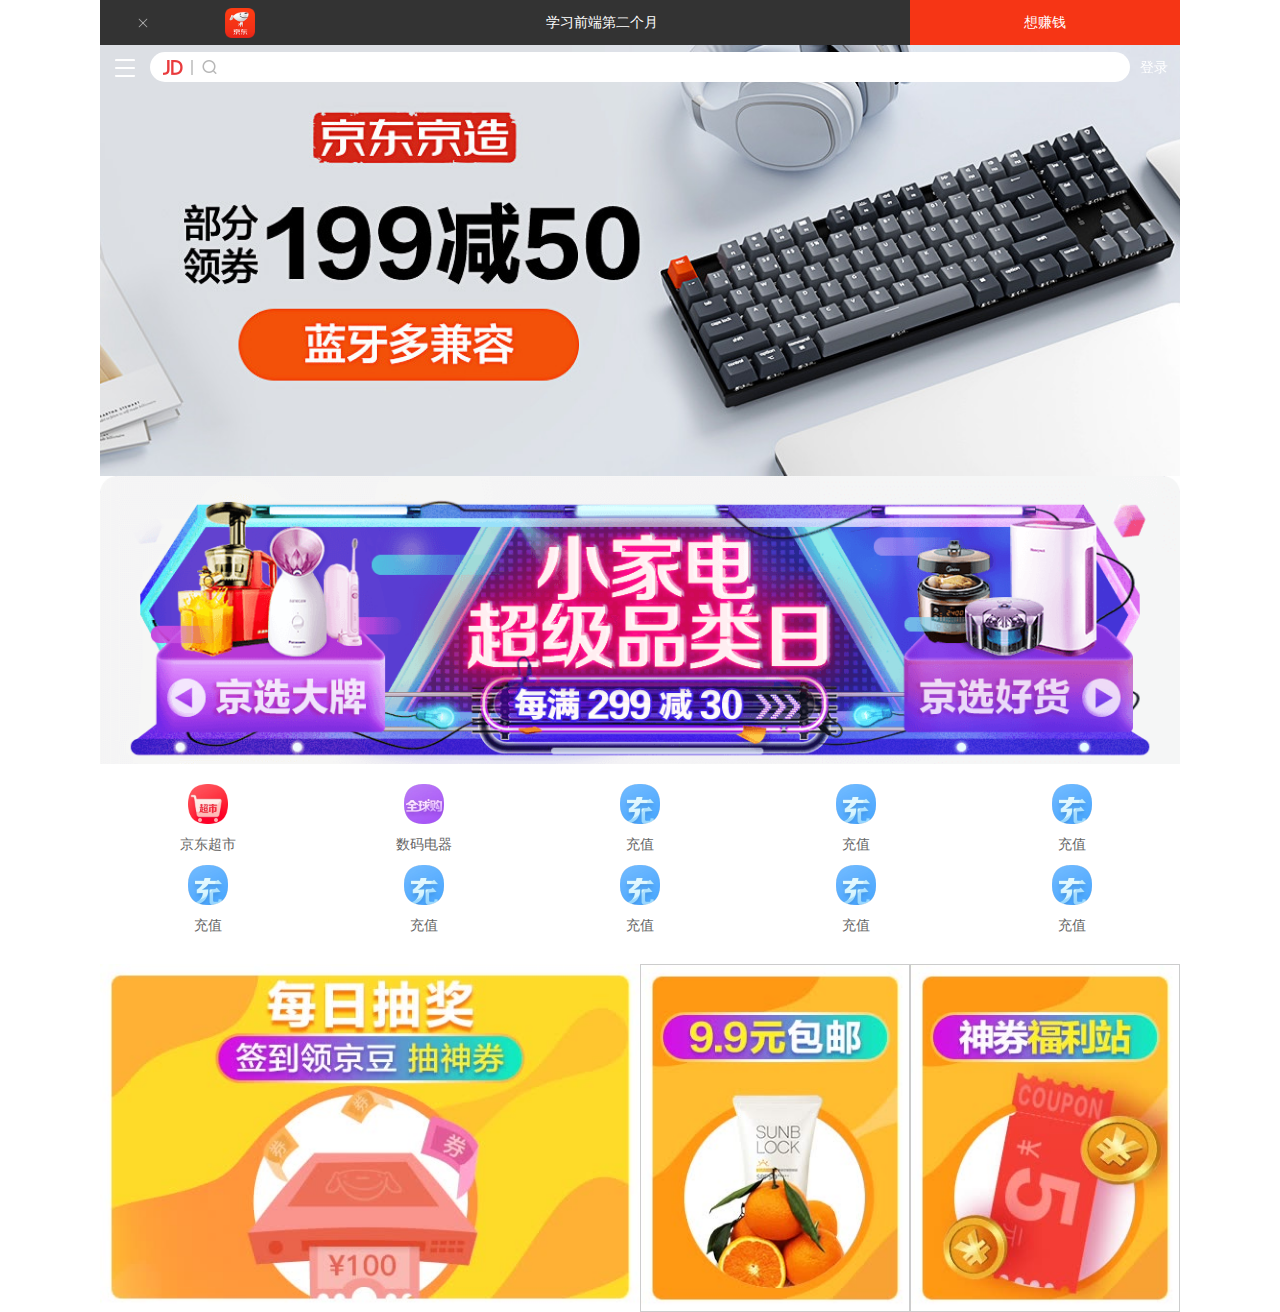
<file: 京东百分比布局/index.htm>
<!DOCTYPE html>
<html lang="en">

<head>
    <meta charset="UTF-8">
    <meta http-equiv="X-UA-Compatible" content="IE=edge">
    <meta name="viewport"
        content="width=device-width, initial-scale=1.0,user-scalable=0,maximum-scalable=1.0,minimum-scale=1.0">
    <!-- 引入m端css初始化样式 -->
    <link rel="stylesheet" href="css/normalize.css">
    <!-- 引入自己的css样式 -->
    <link rel="stylesheet" href="css/index.css">
    <title>Document</title>
</head>

<body>
    <!-- 顶部 -->
    <header class="app">
        <ul>
            <li>
                <img src="img/5ac9d730N04e6d766.png" alt="">
            </li>
            <li>
                <img src="img/5b850ecaN644d2983.png" alt="">
            </li>
            <li>学习前端第二个月</li>
            <li>想赚钱</li>
        </ul>
    </header>
    <!-- 搜索 -->
    <div class="search-wrap">
        <div class="search-btn"></div>
        <div class="search">
            <div class="jd-icon"></div>
            <div class="sou"></div>
        </div>
        <div class="search-login">登录</div>
    </div>
    <!-- 主体内容部分 -->
    <div class="mainContent">
        <!-- 焦点图 -->
        <div class="slider">
            <img src="upload/6b996cd7a38e97f5.png!cr_1053x420_4_0!q70.png" alt="">
        </div>
        <!-- 品牌日 -->
        <div class="baner">
            <div>
                <a href="#">
                    <img src="upload/移动端流失布局资料/pic11.dpg" alt="">
                </a>
            </div>
            <div>
                <a href="#">
                    <img src="upload/移动端流失布局资料/pic22.dpg" alt="">
                </a>
            </div>
            <div>
                <a href="#">
                    <img src="upload/移动端流失布局资料/pic33.dpg" alt="">
                </a>
            </div>
        </div>
        <!-- 导航栏 -->
        <nav>
            <a href="#">
                <img src="upload/移动端流失布局资料/nav1.webp" alt="">
                <span>京东超市</span>
            </a>
            <a href="#">
                <img src="upload/移动端流失布局资料/nav2.webp" alt="">
                <span>数码电器</span>
            </a>
            <a href="#">
                <img src="upload/移动端流失布局资料/nav3.webp" alt="">
                <span>充值</span>
            </a>
            <a href="#">
                <img src="upload/移动端流失布局资料/nav3.webp" alt="">
                <span>充值</span>
            </a>
            <a href="#">
                <img src="upload/移动端流失布局资料/nav3.webp" alt="">
                <span>充值</span>
            </a>
            <a href="#">
                <img src="upload/移动端流失布局资料/nav3.webp" alt="">
                <span>充值</span>
            </a>
            <a href="#">
                <img src="upload/移动端流失布局资料/nav3.webp" alt="">
                <span>充值</span>
            </a>
            <a href="#">
                <img src="upload/移动端流失布局资料/nav3.webp" alt="">
                <span>充值</span>
            </a>
            <a href="#">
                <img src="upload/移动端流失布局资料/nav3.webp" alt="">
                <span>充值</span>
            </a>
            <a href="#">
                <img src="upload/移动端流失布局资料/nav3.webp" alt="">
                <span>充值</span>
            </a>
        </div>
<!-- 新闻模块 -->
<div class="new">
    <a href="#">
        <img src="upload/移动端流失布局资料/new1.dpg" alt="">
    </a>
    <a href="#">
        <img src="upload/移动端流失布局资料/new2.dpg" alt="">
    </a>
    <a href="#">
        <img src="upload/移动端流失布局资料/new3.dpg" alt="">
    </a>
</div>
</body>

</html>
</file>
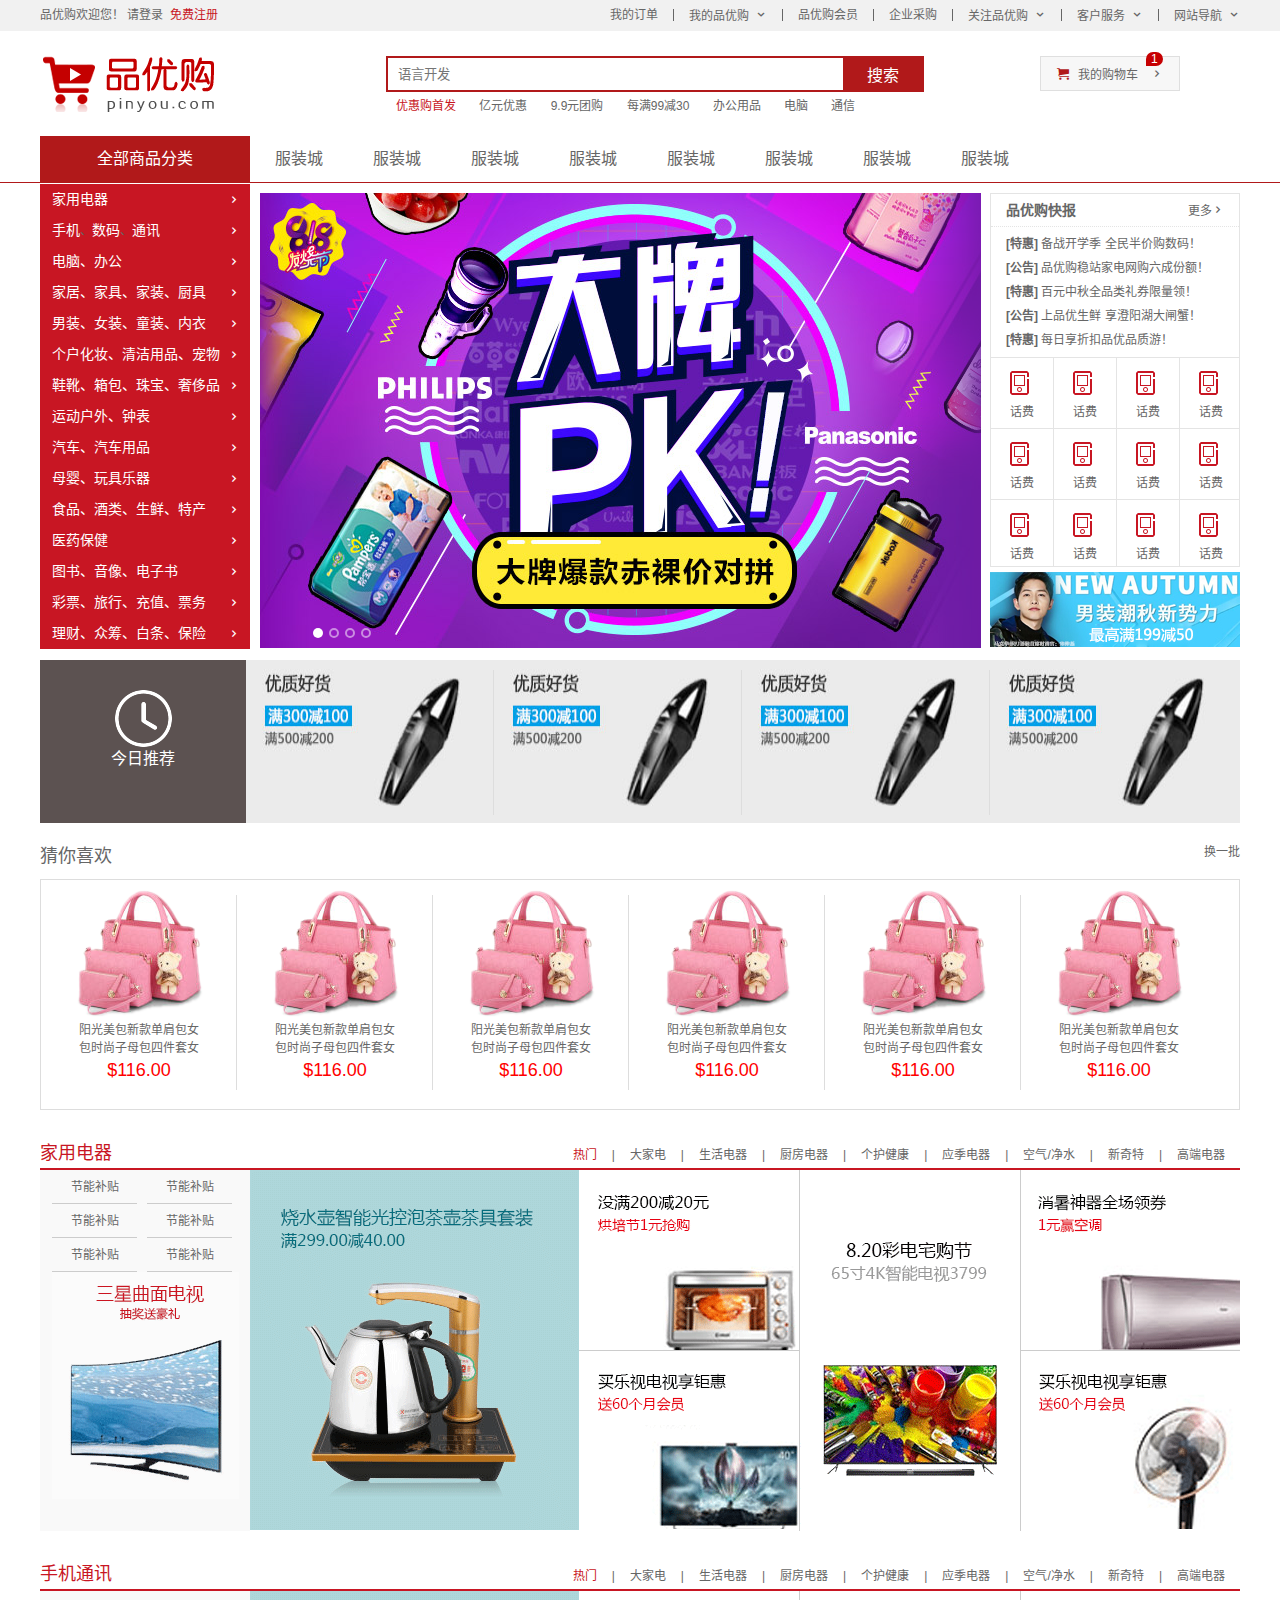
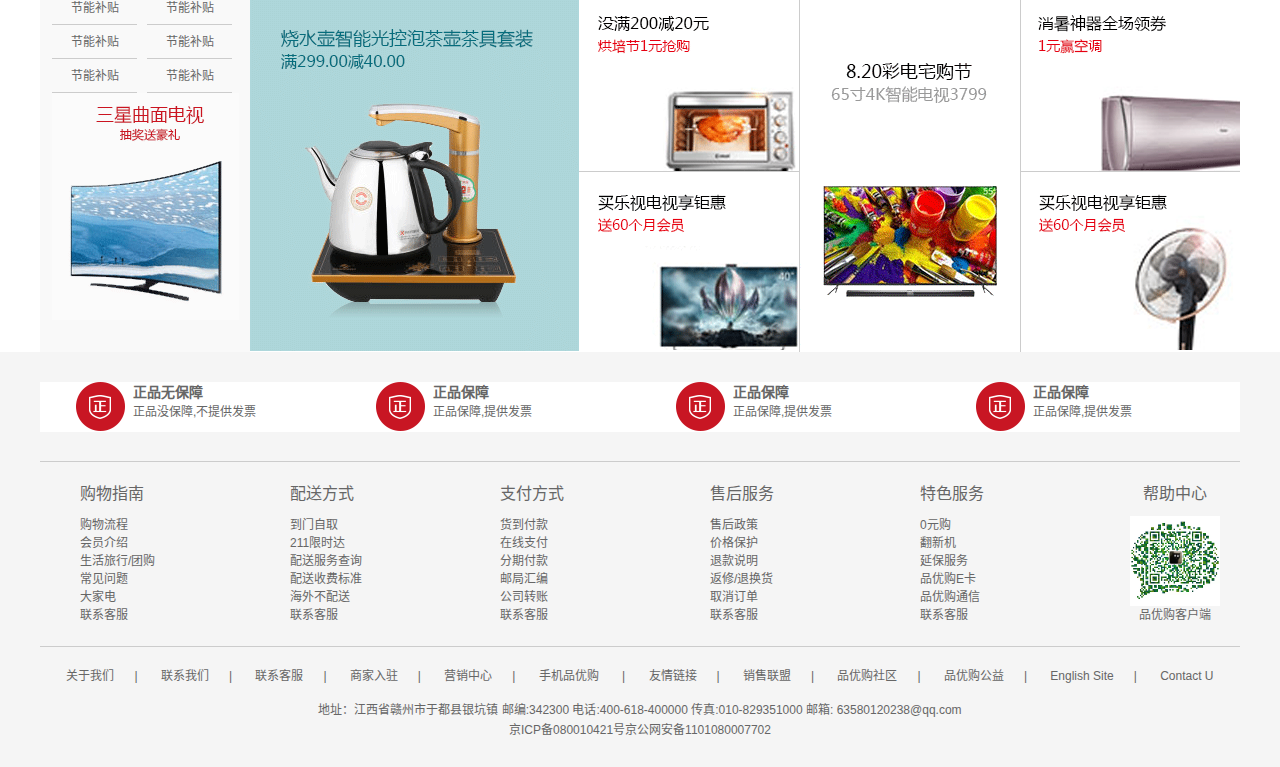
<file: 品优购/index.html>
<!DOCTYPE html>
<html lang="zh-CN">

<head>
    <meta charset="UTF-8">
    <meta http-equiv="X-UA-Compatible" content="IE=edge">
    <meta name="viewport" content="width=device-width, initial-scale=1.0">
    <title>品优购-综合网购首选-正品低价、品质保障、配送及时、轻松购物</title>
    <!-- 网站说明 -->
    <meta name="description" content="品优购商城-综合网购首选-正品低价、品质保证、配送及时、轻松购物！" />
    <!-- 关键字 -->
    <meta name="keywords" content="品优购商城-综合网购首选-手机、电视、笔记本！" />
    <!-- 引入favicon图标 -->
    <link rel="shortcut icon" href="favicon.ico" />
    <!-- 引入初始化样式 -->
    <link rel="stylesheet" href="css/base.css">
    <!-- 引入公共样式 -->
    <link rel="stylesheet" href="css/common.css">
    <!-- 引入我们index.css文件（首页所需文件） -->
    <link rel="stylesheet" href="css/index.css">
    <!-- 先引用animate里的函数，index才能使用 -->
    <script src="js/animate.js"></script>
    <!-- 引入我们的js文件 -->
    <script src="js/index.js"></script>
    <style>

    </style>
</head>

<body>
    <!-- 快捷导航模块 start -->
    <div class="shortcut">
        <div class="w">
            <div class="fl">
                <ul>
                    <li>品优购欢迎您！&nbsp;</li>
                    <li>
                        <a href="#">请登录</a>&nbsp;
                        <a href="register.html" class="style_red">免费注册</a>
                    </li>
                </ul>
            </div>
            <div class="fr">
                <ul>
                    <li>我的订单</li>
                    <li></li>
                    <li class="arrow-icon">我的品优购</li>
                    <li></li>
                    <li>品优购会员</li>
                    <li></li>
                    <li>企业采购</li>
                    <li></li>
                    <li class="arrow-icon">关注品优购</li>
                    <li></li>
                    <li class="arrow-icon">客户服务</li>
                    <li></li>
                    <li class="arrow-icon">网站导航</li>
                </ul>
            </div>
        </div>
    </div>
    <!-- 快捷导航模块 end -->
    <!-- header 头部模块制作 start -->
    <div class="header w">
        <!-- logo模块 -->
        <div class="logo">
            <h1>
                <a href="index.html" title="品优购商城">品优购商城</a>
            </h1>
        </div>
        <div class="search">
            <input type="search" name="" id="" placeholder="语言开发">
            <button>搜索</button>
        </div>
        <!-- hotwords模块制作 -->
        <div class="hotwords">
            <a href="#" class="style_red">优惠购首发</a>
            <a href="#">亿元优惠</a>
            <a href="#">9.9元团购</a>
            <a href="#">每满99减30</a>
            <a href="#">办公用品</a>
            <a href="#">电脑</a>
            <a href="#">通信</a>
        </div>
        <!-- 购物车模块 -->
        <div class="shopcar">
            <a href="#">我的购物车</a>
            <i class="count">1</i>
        </div>
    </div>
    <!-- header 头部模块制作 end -->
    <!-- nav模块制作start -->
    <div class="nav">
        <div class="w">
            <div class="dropdown">
                <div class="dt">全部商品分类</div>
                <div class="dd">
                    <ul>
                        <li><a href="list.html">家用电器</a></li>
                        <li><a href="list.html">手机</a>、<a href="list.html">数码</a>、<a href="list.html">通讯</a></li>
                        <li><a href="list.html">电脑、办公</a> </li>
                        <li><a href="list.html">家居、家具、家装、厨具</a> </li>
                        <li><a href="list.html">男装、女装、童装、内衣</a> </li>
                        <li><a href="list.html">个户化妆、清洁用品、宠物</a> </li>
                        <li><a href="list.html">鞋靴、箱包、珠宝、奢侈品</a> </li>
                        <li><a href="list.html">运动户外、钟表</a> </li>
                        <li><a href="list.html">汽车、汽车用品</a> </li>
                        <li><a href="list.html">母婴、玩具乐器</a> </li>
                        <li><a href="list.html">食品、酒类、生鲜、特产</a> </li>
                        <li><a href="list.html">医药保健</a> </li>
                        <li><a href="list.html">图书、音像、电子书</a> </li>
                        <li><a href="list.html">彩票、旅行、充值、票务</a> </li>
                        <li><a href="list.html">理财、众筹、白条、保险</a> </li>
                    </ul>
                </div>
            </div>
            <div class="navtiems">
                <ul>
                    <li><a href="#">服装城</a></li>
                    <li><a href="#">服装城</a></li>
                    <li><a href="#">服装城</a></li>
                    <li><a href="#">服装城</a></li>
                    <li><a href="#">服装城</a></li>
                    <li><a href="#">服装城</a></li>
                    <li><a href="#">服装城</a></li>
                    <li><a href="#">服装城</a></li>

                </ul>
            </div>
        </div>
    </div>
    <!-- nav模块制作end -->
    <!-- 首页专有模块 start -->
    <div class="w">
        <div class="main">
            <div class="focus">
                <!-- 左侧按钮 -->
                <a href="javascript:;" class="arrow-l">
                    &lt;
                </a>
                <!-- 右侧按钮 -->
                <a href="javascript:;" class="arrow-r">
                    &gt;
                </a>
                <!-- 核心滚动区域 -->
                <ul>
                    <li>
                        <img src="upload/focus1.png" alt="">
                    </li>
                    <li>
                        <img src="upload/focus1.png" alt="">
                    </li>
                    <li>
                        <img src="upload/focus1.png" alt="">
                    </li>
                    <li>
                        <img src="upload/focus1.png" alt="">
                    </li>
                  
                </ul>
                <ol class="circle">
                   
                </ol>
            </div>
            <div class="newflash">
                <div class="new">
                    <div class="news_hd">
                        <h5>品优购快报</h5>
                        <a href="#" class="more">更多</a>
                    </div>
                    <div class="news_bd">
                        <ul>
                            <li><a href="#"><strong>[特惠]</strong> 备战开学季 全民半价购数码！</a></li>
                        </ul>
                        <ul>
                            <li><a href="#"><strong>[公告]</strong> 品优购稳站家电网购六成份额！</a></li>
                        </ul>
                        <ul>
                            <li><a href="#"><strong>[特惠]</strong> 百元中秋全品类礼券限量领！</a></li>
                        </ul>
                        <ul>
                            <li><a href="#"><strong>[公告]</strong> 上品优生鲜 享澄阳湖大闸蟹！</a></li>
                        </ul>
                        <ul>
                            <li><a href="#"><strong>[特惠]</strong> 每日享折扣品优品质游！</a></li>
                        </ul>
                    </div>
                </div>
                <div class="lifeservice">
                    <ul>
                        <li>
                            <i></i>
                            <p>话费</p>
                        </li>
                        <li>
                            <i></i>
                            <p>话费</p>

                        </li>
                        <li>
                            <i></i>
                            <p>话费</p>
                        </li>
                        <li>
                            <i></i>
                            <p>话费</p>
                        </li>
                        <li>
                            <i></i>
                            <p>话费</p>
                        </li>
                        <li>
                            <i></i>
                            <p>话费</p>
                        </li>
                        <li>
                            <i></i>
                            <p>话费</p>
                        </li>
                        <li>
                            <i></i>
                            <p>话费</p>
                        </li>
                        <li>
                            <i></i>
                            <p>话费</p>
                        </li>
                        <li>
                            <i></i>
                            <p>话费</p>
                        </li>
                        <li>
                            <i></i>
                            <p>话费</p>
                        </li>
                        <li>
                            <i></i>
                            <p>话费</p>
                        </li>

                    </ul>
                </div>
                <div class="bargain"><img src="upload/bargain.png" alt=""></div>
            </div>
        </div>
    </div>
    <!-- 网页专有的模块 end -->
    <!-- 推荐模块 start -->
    <div class="recom w">
        <div class="recom_hd">
            <img src="images/clock.png" alt="">
            <p>今日推荐</p>
        </div>
        <div class="recom_bd">
            <ul>
                <li><img src="images/pic.jpg" alt=""></li>
                <li><img src="images/pic.jpg" alt=""></li>
                <li><img src="images/pic.jpg" alt=""></li>
                <li><img src="images/pic.jpg" alt=""></li>
            </ul>
        </div>
    </div>
    <!-- 推荐模块 end -->
    <!-- 猜你喜欢模块 start -->
    <div class="hn w">
        <div class="huant">
            <h2>猜你喜欢</h2>
        </div>
        <div class="huanw">
            <a href="#">换一批</a>
        </div>
    </div>
    <div class="hd w">
        <ul>

            <li><a href="#"><img src="images/like1.png" alt="">
                    <p>
                        阳光美包新款单肩包女<br>包时尚子母包四件套女
                    </p>
                </a>
                <a href="#" class="qian">$116.00</a>
            </li>
            <li><a href="#"><img src="images/like1.png" alt="">
                    <p>
                        阳光美包新款单肩包女<br>包时尚子母包四件套女
                    </p>
                </a>
                <a href="#" class="qian">$116.00</a>
            </li>
            <li><a href="#"><img src="images/like1.png" alt="">
                    <p>
                        阳光美包新款单肩包女<br>包时尚子母包四件套女
                    </p>
                </a>
                <a href="#" class="qian">$116.00</a>
            </li>
            <li><a href="#"><img src="images/like1.png" alt="">
                    <p>
                        阳光美包新款单肩包女<br>包时尚子母包四件套女
                    </p>
                </a>
                <a href="#" class="qian">$116.00</a>
            </li>
            <li><a href="#"><img src="images/like1.png" alt="">
                    <p>
                        阳光美包新款单肩包女<br>包时尚子母包四件套女
                    </p>
                </a>
                <a href="#" class="qian">$116.00</a>
            </li>
            <li><a href="#"><img src="images/like1.png" alt="">
                    <p>
                        阳光美包新款单肩包女<br>包时尚子母包四件套女
                    </p>
                </a>
                <a href="#" class="qian">$116.00</a>
            </li>
        </ul>
    </div>
    <!-- 猜你喜欢模块 end -->
    <!-- 楼层区域制作 start -->
    <div class="floor">
        <!-- 1楼家用电器楼层 -->
        <div class="jiadian w">
            <div class="box_hd">
                <h3>家用电器</h3>
                <div class="tab_list">
                    <ul>

                        <li><a href="#" class="style_red">热门</a>|</li>
                        <li><a href="#">大家电</a>|</li>
                        <li><a href="#">生活电器</a>|</li>
                        <li><a href="#">厨房电器</a>|</li>
                        <li><a href="#">个护健康</a>|</li>
                        <li><a href="#">应季电器</a>|</li>
                        <li><a href="#">空气/净水</a>|</li>
                        <li><a href="#">新奇特</a>|</li>
                        <li><a href="#">高端电器</a></li>

                    </ul>
                </div>
            </div>
            <div class="box_bd">
                <div class="tab_content">
                    <div class="tab_list_item">
                        <div class="col_210">
                            <ul>
                                <li><a href="#">节能补贴</a></li>
                                <li><a href="#">节能补贴</a></li>
                                <li><a href="#">节能补贴</a></li>
                                <li><a href="#">节能补贴</a></li>
                                <li><a href="#">节能补贴</a></li>
                                <li><a href="#">节能补贴</a></li>
                            </ul>
                            <a href="#"><img src="upload/floor-1-1.png" alt=""></a>
                        </div>
                        <div class="col_329">
                            <a href="#"><img src="upload/floor-1-b01.png" alt=""></a>
                        </div>
                        <div class="col_221">
                            <a href="#" class="bb"><img src="upload/floor-1-2.png" alt=""></a>
                            <a href="#"><img src="upload/floor-1-3.png" alt=""></a>
                        </div>
                        <div class="col_221">
                            <a href="#"><img src="upload/floor-1-4.png" alt=""></a>
                        </div>
                        <div class="col_219">
                            <a href="#" class="bb"><img src="upload/floor-1-5.png" alt=""></a>
                            <a href="#"><img src="upload/floor-1-6.png" alt=""></a>
                        </div>
                    </div>
                </div>
            </div>
        </div>
        <!-- 2楼手机楼层 -->
        <div class="shouji w">
            <div class="box_hd">
                <h3>手机通讯</h3>
                <div class="tab_list">
                    <ul>

                        <li><a href="#" class="style_red">热门</a>|</li>
                        <li><a href="#">大家电</a>|</li>
                        <li><a href="#">生活电器</a>|</li>
                        <li><a href="#">厨房电器</a>|</li>
                        <li><a href="#">个护健康</a>|</li>
                        <li><a href="#">应季电器</a>|</li>
                        <li><a href="#">空气/净水</a>|</li>
                        <li><a href="#">新奇特</a>|</li>
                        <li><a href="#">高端电器</a></li>

                    </ul>
                </div>
            </div>
            <div class="box_bd">
                <div class="tab_content">
                    <div class="tab_list_item">
                        <div class="col_210">
                            <ul>
                                <li><a href="#">节能补贴</a></li>
                                <li><a href="#">节能补贴</a></li>
                                <li><a href="#">节能补贴</a></li>
                                <li><a href="#">节能补贴</a></li>
                                <li><a href="#">节能补贴</a></li>
                                <li><a href="#">节能补贴</a></li>
                            </ul>
                            <a href="#"><img src="upload/floor-1-1.png" alt=""></a>
                        </div>
                        <div class="col_329">
                            <a href="#"><img src="upload/floor-1-b01.png" alt=""></a>
                        </div>
                        <div class="col_221">
                            <a href="#" class="bb"><img src="upload/floor-1-2.png" alt=""></a>
                            <a href="#"><img src="upload/floor-1-3.png" alt=""></a>
                        </div>
                        <div class="col_221">
                            <a href="#"><img src="upload/floor-1-4.png" alt=""></a>
                        </div>
                        <div class="col_219">
                            <a href="#" class="bb"><img src="upload/floor-1-5.png" alt=""></a>
                            <a href="#"><img src="upload/floor-1-6.png" alt=""></a>
                        </div>
                    </div>
                </div>
            </div>
        </div>

    </div>
    <!-- 楼层区域制作 end -->
    <!-- 底部模块制作start -->
    <footer class="footer">
        <div class="w">
            <div class="mod_service">
                <ul>
                    <li>
                        <h5></h5>
                        <div class="service_txt">
                            <h4>正品无保障</h4>
                            <p>正品没保障,不提供发票</p>
                        </div>
                    </li>
                    <li>
                        <h5></h5>
                        <div class="service_txt">
                            <h4>正品保障</h4>
                            <p>正品保障,提供发票</p>
                        </div>
                    </li>
                    <li>
                        <h5></h5>
                        <div class="service_txt">
                            <h4>正品保障</h4>
                            <p>正品保障,提供发票</p>
                        </div>
                    </li>
                    <li>
                        <h5></h5>
                        <div class="service_txt">
                            <h4>正品保障</h4>
                            <p>正品保障,提供发票</p>
                        </div>
                    </li>
                </ul>
            </div>
            <div class="mod_help">
                <dl>
                    <dt>购物指南</dt>
                    <dd><a href="#">购物流程</a></dd>
                    <dd><a href="#">会员介绍</a></dd>
                    <dd><a href="#">生活旅行/团购</a></dd>
                    <dd><a href="#">常见问题</a></dd>
                    <dd><a href="#">大家电</a></dd>
                    <dd><a href="#">联系客服</a></dd>
                </dl>
                <dl>
                    <dt>配送方式</dt>
                    <dd><a href="#">到门自取</a> </dd>
                    <dd><a href="#">211限时达</a> </dd>
                    <dd><a href="#">配送服务查询</a> </dd>
                    <dd><a href="#">配送收费标准</a> </dd>
                    <dd><a href="#">海外不配送</a> </dd>
                    <dd><a href="#">联系客服</a> </dd>
                </dl>
                <dl>
                    <dt>支付方式</dt>
                    <dd><a href="#">货到付款</a> </dd>
                    <dd><a href="#">在线支付</a> </dd>
                    <dd><a href="#">分期付款</a> </dd>
                    <dd><a href="#">邮局汇编</a> </dd>
                    <dd><a href="#">公司转账</a> </dd>
                    <dd><a href="#">联系客服</a> </dd>
                </dl>
                <dl>
                    <dt>售后服务</dt>
                    <dd><a href="#">售后政策</a> </dd>
                    <dd><a href="#">价格保护</a> </dd>
                    <dd><a href="#">退款说明</a> </dd>
                    <dd><a href="#">返修/退换货</a> </dd>
                    <dd><a href="#">取消订单</a> </dd>
                    <dd><a href="#">联系客服</a> </dd>
                </dl>
                <dl>
                    <dt>特色服务</dt>
                    <dd><a href="#">0元购</a> </dd>
                    <dd><a href="#">翻新机</a> </dd>
                    <dd><a href="#">延保服务</a> </dd>
                    <dd><a href="#">品优购E卡</a> </dd>
                    <dd><a href="#">品优购通信</a> </dd>
                    <dd><a href="#">联系客服</a> </dd>
                </dl>
                <dl>
                    <dt>帮助中心</dt>
                    <dd>
                        <img src="images/cadb7a3a057f41adb28f26136665a06.jpg" alt="">
                        品优购客户端
                    </dd>

            </div>
            <div class="mod_coytight">
                <div class="links">
                    <a href="#">关于我们</a>|
                    <a href="#">联系我们</a>|
                    <a href="#">联系客服</a>|
                    <a href="#">商家入驻</a>|
                    <a href="#">营销中心</a>|
                    <a href="#">手机品优购 </a>|
                    <a href="#">友情链接</a>|
                    <a href="#">销售联盟</a>|
                    <a href="#">品优购社区</a>|
                    <a href="#"> 品优购公益</a>|
                    <a href="#">English Site</a>|
                    <a href="#">Contact U</a>

                </div>
                <div class="copyright">
                    地址：江西省赣州市于都县银坑镇 邮编:342300 电话:400-618-400000 传真:010-829351000 邮箱: 63580120238@qq.com<br>
                    京ICP备080010421号京公网安备1101080007702
                </div>
            </div>
        </div>
    </footer>
    <!-- 底部模块制作end -->

</body>

</html>
</file>
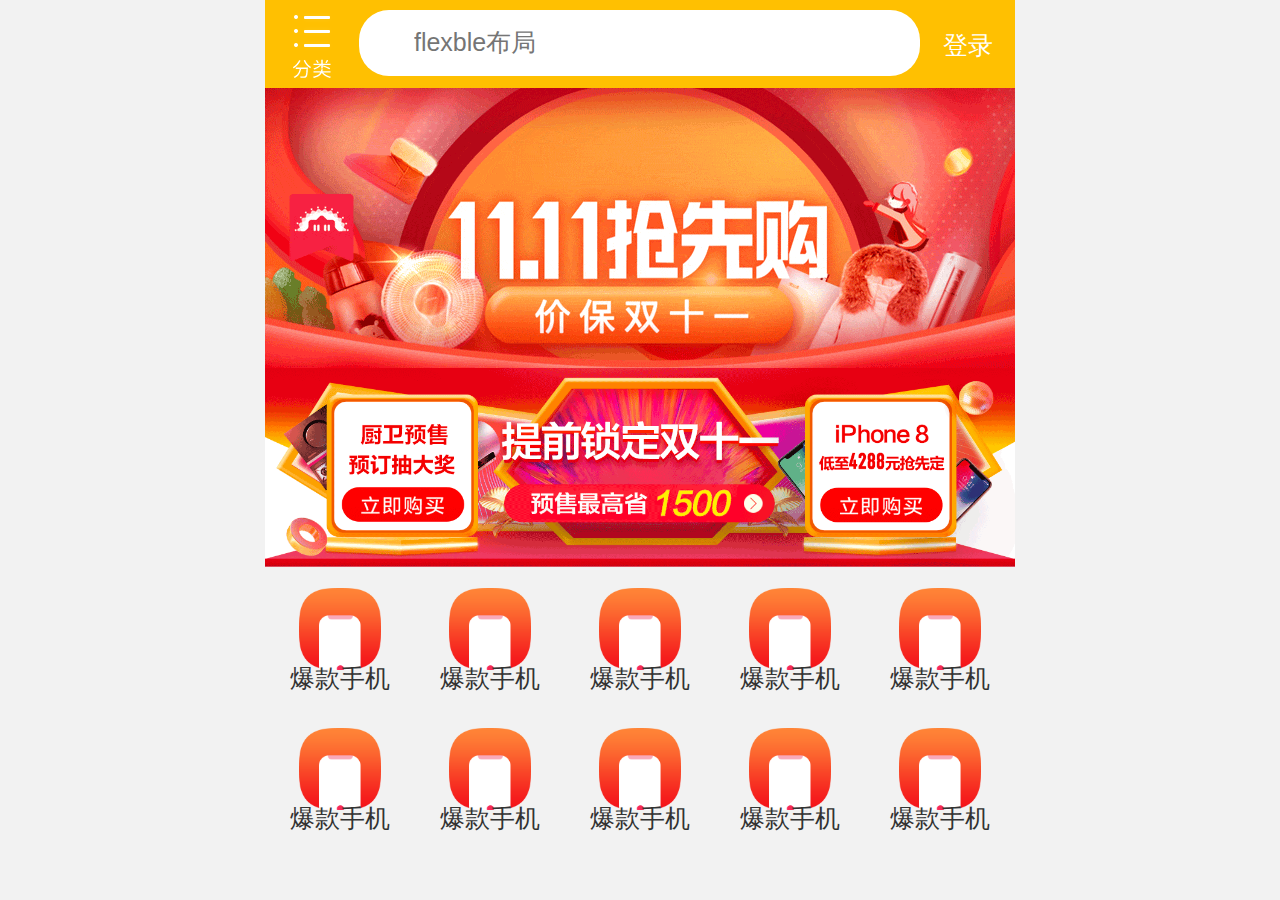
<file: 苏宁flexble布局/index.html>
<!DOCTYPE html>
<html lang="en">
<head>
    <meta charset="UTF-8">
    <meta http-equiv="X-UA-Compatible" content="IE=edge">
    <meta name="viewport" content="width=device-width, user-scalable=no,
    initial-scale=1.0,maximum-scale=1.0" />
    <link rel="stylesheet" href="css/normalize.css">
    <link rel="stylesheet" href="css/index.css">
    <!-- 引入我们的flexible.js 文件 -->
    <script src="js/index.min.js"></script>
    <title>京东flexble</title>
</head>
<body>
    <div class="search-content">
        <a href="#" class="classify"></a>
        <div class="search">
            <form action="">
                <input type="search" value="flexble布局">
            </form>
        </div>
        <a href="" class="login">登录</a>
    </div>
    <!-- banner -->
    <div class="banner">
        <img src="upload/移动web开发-rem布局案例素材/banner.gif" alt="">
    </div>
    <!-- 广告部分 -->
    <div class="ad">
        <a href="#"><img src="upload/移动web开发-rem布局案例素材/ad1.gif" alt=""></a>
        <a href="#"><img src="upload/移动web开发-rem布局案例素材/ad2.gif" alt=""></a>
        <a href="#"><img src="upload/移动web开发-rem布局案例素材/ad3.gif" alt=""></a>
    </div>
    <!-- nav部分 -->
    <nav>
        <a href="#">
            <img src="upload/移动web开发-rem布局案例素材/nav1.png" alt="">
            <span>爆款手机</span>
        </a>
        <a href="#">
            <img src="upload/移动web开发-rem布局案例素材/nav1.png" alt="">
            <span>爆款手机</span>
        </a>
        <a href="#">
            <img src="upload/移动web开发-rem布局案例素材/nav1.png" alt="">
            <span>爆款手机</span>
        </a>
        <a href="#">
            <img src="upload/移动web开发-rem布局案例素材/nav1.png" alt="">
            <span>爆款手机</span>
        </a>
        <a href="#">
            <img src="upload/移动web开发-rem布局案例素材/nav1.png" alt="">
            <span>爆款手机</span>
        </a>
        <a href="#">
            <img src="upload/移动web开发-rem布局案例素材/nav1.png" alt="">
            <span>爆款手机</span>
        </a>
        <a href="#">
            <img src="upload/移动web开发-rem布局案例素材/nav1.png" alt="">
            <span>爆款手机</span>
        </a>
        <a href="#">
            <img src="upload/移动web开发-rem布局案例素材/nav1.png" alt="">
            <span>爆款手机</span>
        </a>
        <a href="#">
            <img src="upload/移动web开发-rem布局案例素材/nav1.png" alt="">
            <span>爆款手机</span>
        </a>
        <a href="#">
            <img src="upload/移动web开发-rem布局案例素材/nav1.png" alt="">
            <span>爆款手机</span>
        </a>

    </nav>
</body>
</html>
</file>
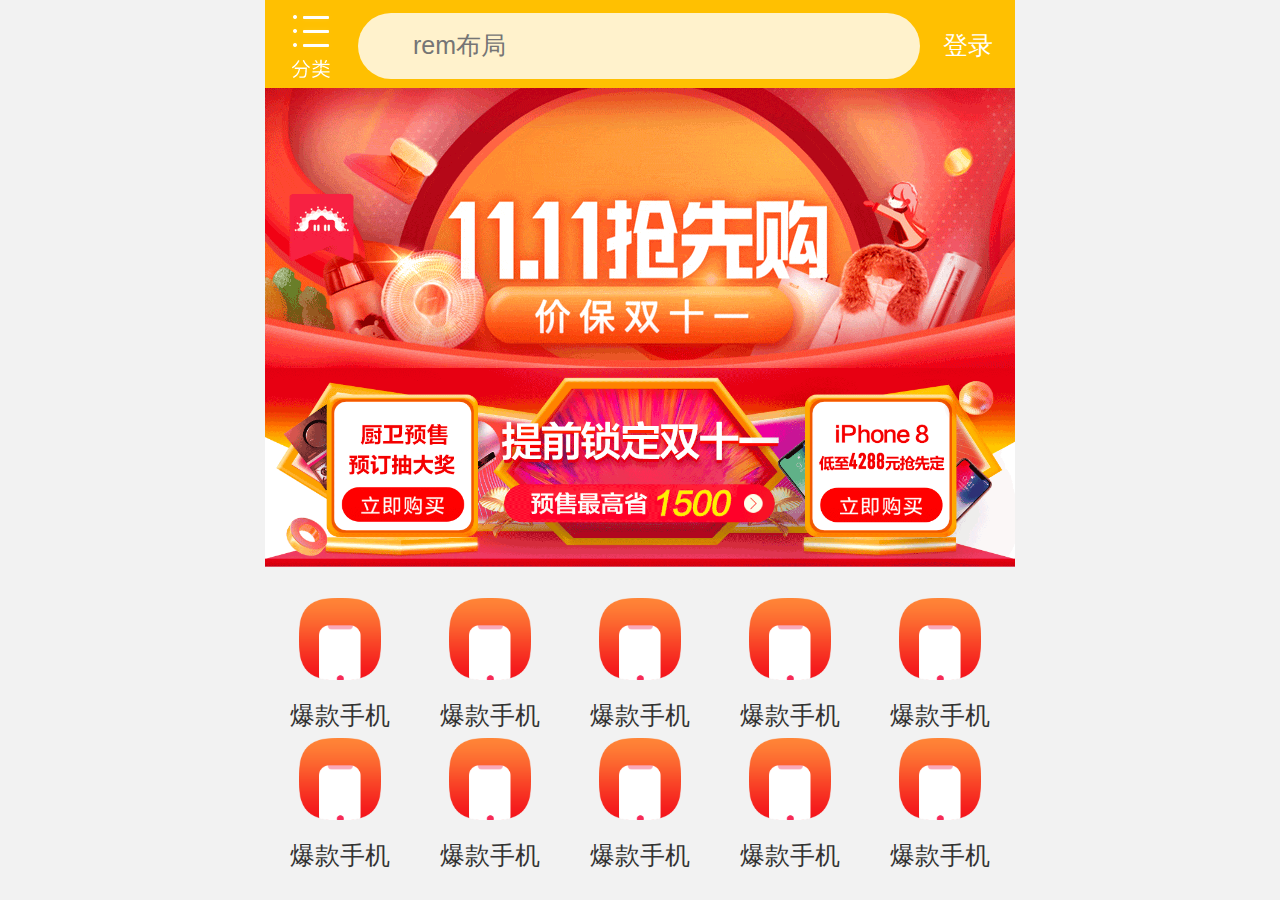
<file: 苏宁rem布局/index.htm>
<!DOCTYPE html>
<html lang="en">

<head>
    <meta charset="UTF-8">
    <meta http-equiv="X-UA-Compatible" content="IE=edge">
    <meta name="viewport" content="width=device-width, user-scalable=no,
     initial-scale=1.0,maximum-scale=1.0" />
    <title>苏宁rem</title>
    <link rel="stylesheet" href="css/normalize.css">
    <link rel="stylesheet" href="css/index.css">
</head>

<body>
    <!-- 顶部搜说框 -->
    <div class="search-cont">
        <a href="#" class="classify"></a>
        <div class="search">
            <form action="">
                <input type="search" value="rem布局">
            </form>
        </div>
        <a href="#" class="login">登录</a>
    </div>
    <!-- banner -->
    <div class="banner">
        <img src="upload/移动web开发-rem布局案例素材/banner.gif" alt="">
    </div>
    <!-- 广告部分 -->
    <div class="ad">
        <a href="#"><img src="upload/移动web开发-rem布局案例素材/ad1.gif" alt=""></a>
        <a href="#"><img src="upload/移动web开发-rem布局案例素材/ad2.gif" alt=""></a>
        <a href="#"><img src="upload/移动web开发-rem布局案例素材/ad3.gif" alt=""></a>
    </div>
    <!-- nav部分 -->
    <nav>
        <a href="#">
            <img src="upload/移动web开发-rem布局案例素材/nav1.png" alt="">
            <span>爆款手机</span>
        </a>
        <a href="#">
            <img src="upload/移动web开发-rem布局案例素材/nav1.png" alt="">
            <span>爆款手机</span>
        </a>
        <a href="#">
            <img src="upload/移动web开发-rem布局案例素材/nav1.png" alt="">
            <span>爆款手机</span>
        </a>
        <a href="#">
            <img src="upload/移动web开发-rem布局案例素材/nav1.png" alt="">
            <span>爆款手机</span>
        </a>
        <a href="#">
            <img src="upload/移动web开发-rem布局案例素材/nav1.png" alt="">
            <span>爆款手机</span>
        </a>
        <a href="#">
            <img src="upload/移动web开发-rem布局案例素材/nav1.png" alt="">
            <span>爆款手机</span>
        </a>
        <a href="#">
            <img src="upload/移动web开发-rem布局案例素材/nav1.png" alt="">
            <span>爆款手机</span>
        </a>
        <a href="#">
            <img src="upload/移动web开发-rem布局案例素材/nav1.png" alt="">
            <span>爆款手机</span>
        </a>
        <a href="#">
            <img src="upload/移动web开发-rem布局案例素材/nav1.png" alt="">
            <span>爆款手机</span>
        </a>
        <a href="#">
            <img src="upload/移动web开发-rem布局案例素材/nav1.png" alt="">
            <span>爆款手机</span>
        </a>

    </nav>
</body>

</html>
</file>
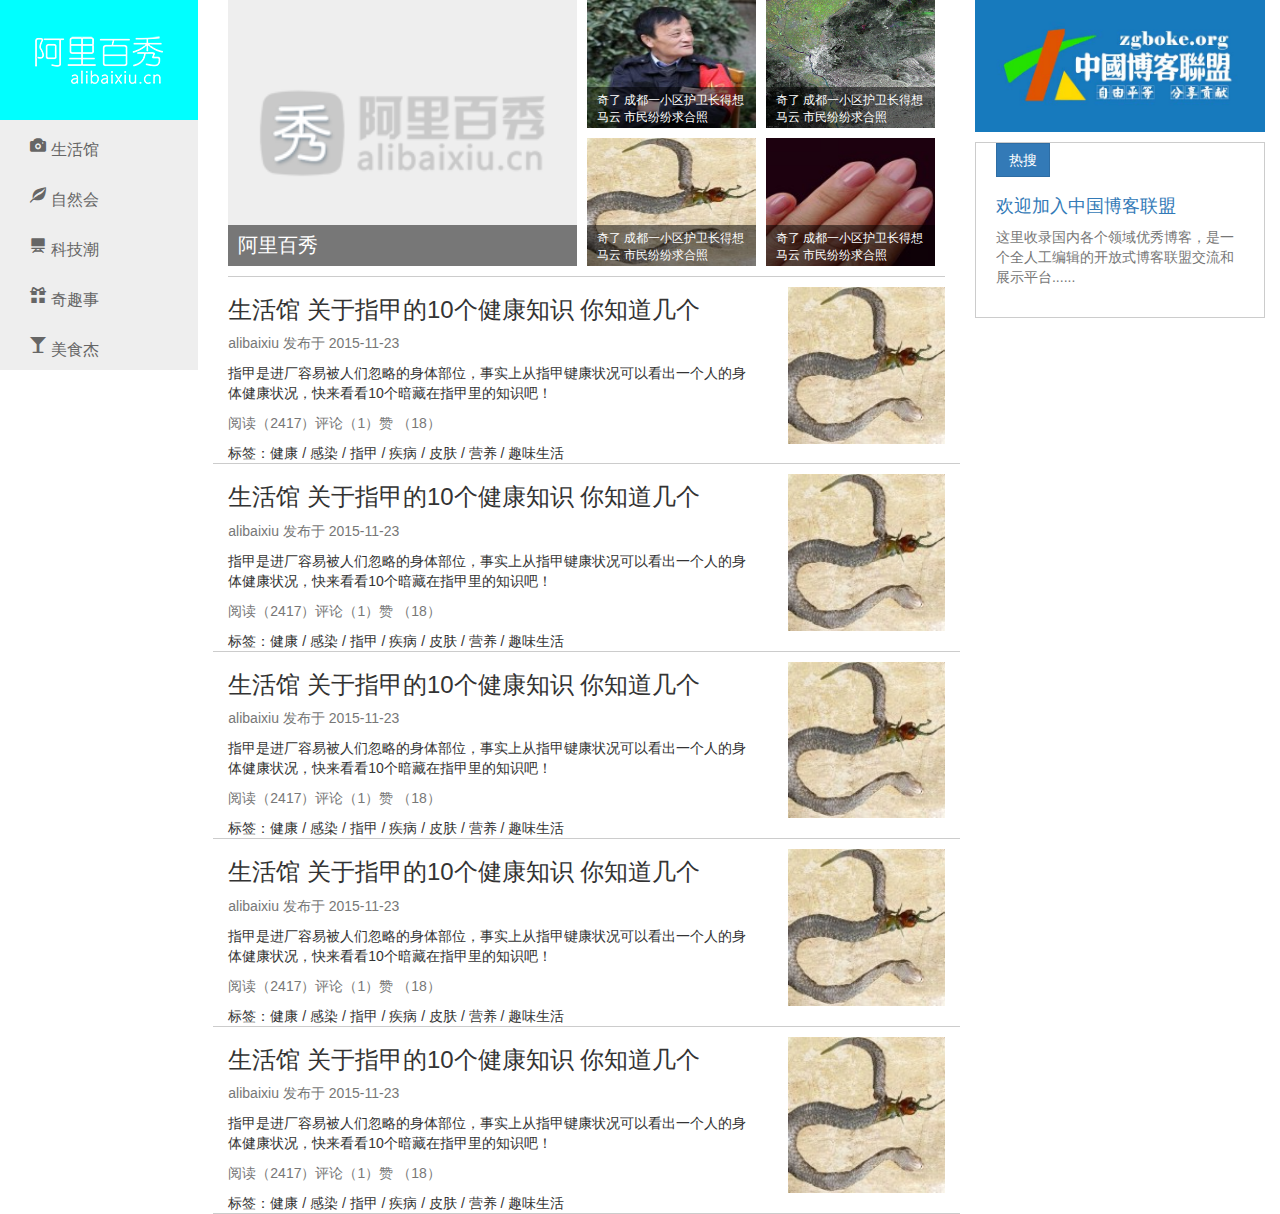
<file: 阿里bootstrap/index.html>
<!DOCTYPE html>
<html lang="en">

<head>
    <meta charset="UTF-8">
    <meta http-equiv="X-UA-Compatible" content="IE=edge">
    <meta name="viewport" content="width=device-width, initial-scale=1.0">
    <title>阿里bootstrap</title>
    <!--[if lt IE 9]>
      <script src="https://cdn.jsdelivr.cn/npm/html5shiv@3.7.3/dist/html5shiv.min.js"></script>
      <script src="https://cdn.jsdelivr.cn/npm/respond.js@1.4.2/dest/respond.min.js"></script>
    <![endif]-->

    <link rel="stylesheet" href="bootstrap/css/bootstrap.min.css">
    <link rel="stylesheet" href="css/index.css">

</head>

<body>
    <div class="container">
        <div class="row">
            <header class="col-md-2">
                <div class="logo">
                    <a href="#">
                        <img src="images/响应式布局开发代码资料/logo.png" alt="" class="hidden-xs">
                        <span class="visible-xs">阿里百秀</span>
                    </a>
                </div>
                <div class="nav">
                    <ul>
                        <li><a href="#" class="glyphicon glyphicon-camera">生活馆</a></li>
                        <li><a href="#" class="glyphicon glyphicon-leaf">自然会</a></li>
                        <li><a href="#" class="glyphicon glyphicon-blackboard">科技潮</a></li>
                        <li><a href="#" class="glyphicon glyphicon-gift">奇趣事</a></li>
                        <li><a href="#" class="glyphicon glyphicon-glass">美食杰</a></li>
                    </ul>
                </div>
            </header>
            <article class="col-md-7">
                <!-- 新闻模块 -->
                <div class="news clearfix">
                    <ul>
                        <li>
                            <a href="#">
                                <img src="upload/响应式布局开发代码资料/lg.png" alt="">
                                <p>阿里百秀</p>
                            </a>
                        </li>
                        <li>
                            <a href="#">
                                <img src="upload/响应式布局开发代码资料/1.jpg" alt="">
                                <p>奇了 成都一小区护卫长得想马云 市民纷纷求合照</p>
                            </a>
                        </li>
                        <li>
                            <a href="#">
                                <img src="upload/响应式布局开发代码资料/2.jpg" alt="">
                                <p>奇了 成都一小区护卫长得想马云 市民纷纷求合照</p>
                            </a>
                        </li>
                        <li>
                            <a href="#">
                                <img src="upload/响应式布局开发代码资料/3.jpg" alt="">
                                <p>奇了 成都一小区护卫长得想马云 市民纷纷求合照</p>
                            </a>
                        </li>
                        <li>
                            <a href="#">
                                <img src="upload/响应式布局开发代码资料/4.jpg" alt="">
                                <p>奇了 成都一小区护卫长得想马云 市民纷纷求合照</p>
                            </a>
                        </li>

                    </ul>
                </div>
                <!-- 发表模块 -->
                <div class="publish">
                    <div class="row">
                        <div class="col-sm-9">
                            <h3>生活馆 关于指甲的10个健康知识 你知道几个</h3>
                            <p class="text-muted hidden-xs">alibaixiu 发布于 2015-11-23</p>
                            <p class="hidden-xs">指甲是进厂容易被人们忽略的身体部位，事实上从指甲键康状况可以看出一个人的身体健康状况，快来看看10个暗藏在指甲里的知识吧！</p>
                            <p class="text-muted ">阅读（2417）评论（1）赞 （18）</p>
                            <span class="hidden-xs">标签：健康 / 感染 / 指甲 / 疾病 / 皮肤 / 营养 / 趣味生活</span>
                        </div>
                        <div class="col-sm-3 pic hidden-xs">
                            <img src="upload/响应式布局开发代码资料/3.jpg" alt="">
                        </div>
                    </div>
                    <div class="row">
                        <div class="col-sm-9">
                            <h3>生活馆 关于指甲的10个健康知识 你知道几个</h3>
                            <p class="text-muted hidden-xs">alibaixiu 发布于 2015-11-23</p>
                            <p class="hidden-xs">指甲是进厂容易被人们忽略的身体部位，事实上从指甲键康状况可以看出一个人的身体健康状况，快来看看10个暗藏在指甲里的知识吧！</p>
                            <p class="text-muted ">阅读（2417）评论（1）赞 （18）</p>
                            <span class="hidden-xs">标签：健康 / 感染 / 指甲 / 疾病 / 皮肤 / 营养 / 趣味生活</span>
                        </div>
                        <div class="col-sm-3 pic hidden-xs">
                            <img src="upload/响应式布局开发代码资料/3.jpg" alt="">
                        </div>
                    </div>
                    <div class="row">
                        <div class="col-sm-9">
                            <h3>生活馆 关于指甲的10个健康知识 你知道几个</h3>
                            <p class="text-muted hidden-xs">alibaixiu 发布于 2015-11-23</p>
                            <p class="hidden-xs">指甲是进厂容易被人们忽略的身体部位，事实上从指甲键康状况可以看出一个人的身体健康状况，快来看看10个暗藏在指甲里的知识吧！</p>
                            <p class="text-muted ">阅读（2417）评论（1）赞 （18）</p>
                            <span class="hidden-xs">标签：健康 / 感染 / 指甲 / 疾病 / 皮肤 / 营养 / 趣味生活</span>
                        </div>
                        <div class="col-sm-3 pic hidden-xs">
                            <img src="upload/响应式布局开发代码资料/3.jpg" alt="">
                        </div>
                    </div>
                    <div class="row">
                        <div class="col-sm-9">
                            <h3>生活馆 关于指甲的10个健康知识 你知道几个</h3>
                            <p class="text-muted hidden-xs">alibaixiu 发布于 2015-11-23</p>
                            <p class="hidden-xs">指甲是进厂容易被人们忽略的身体部位，事实上从指甲键康状况可以看出一个人的身体健康状况，快来看看10个暗藏在指甲里的知识吧！</p>
                            <p class="text-muted ">阅读（2417）评论（1）赞 （18）</p>
                            <span class="hidden-xs">标签：健康 / 感染 / 指甲 / 疾病 / 皮肤 / 营养 / 趣味生活</span>
                        </div>
                        <div class="col-sm-3 pic hidden-xs">
                            <img src="upload/响应式布局开发代码资料/3.jpg" alt="">
                        </div>
                    </div>
                    <div class="row">
                        <div class="col-sm-9">
                            <h3>生活馆 关于指甲的10个健康知识 你知道几个</h3>
                            <p class="text-muted hidden-xs">alibaixiu 发布于 2015-11-23</p>
                            <p class="hidden-xs">指甲是进厂容易被人们忽略的身体部位，事实上从指甲键康状况可以看出一个人的身体健康状况，快来看看10个暗藏在指甲里的知识吧！</p>
                            <p class="text-muted ">阅读（2417）评论（1）赞 （18）</p>
                            <span class="hidden-xs">标签：健康 / 感染 / 指甲 / 疾病 / 皮肤 / 营养 / 趣味生活</span>
                        </div>
                        <div class="col-sm-3 pic hidden-xs">
                            <img src="upload/响应式布局开发代码资料/3.jpg" alt="">
                        </div>
                    </div>
                </div>
            </article>
            <aside class="col-md-3">
                <a href="#" class="banner">
                    <img src="upload/响应式布局开发代码资料/zgboke.jpg" alt="">
                </a>
                <a href="#" class="hot">
                    <span class="btn btn-primary">热搜</span>
                    <h4 class="text-primary">欢迎加入中国博客联盟</h4>
                    <p class="text-muted">这里收录国内各个领域优秀博客，是一个全人工编辑的开放式博客联盟交流和展示平台......</p>
                </a>
            </aside>
        </div>
    </div>
</body>

</html>
</file>
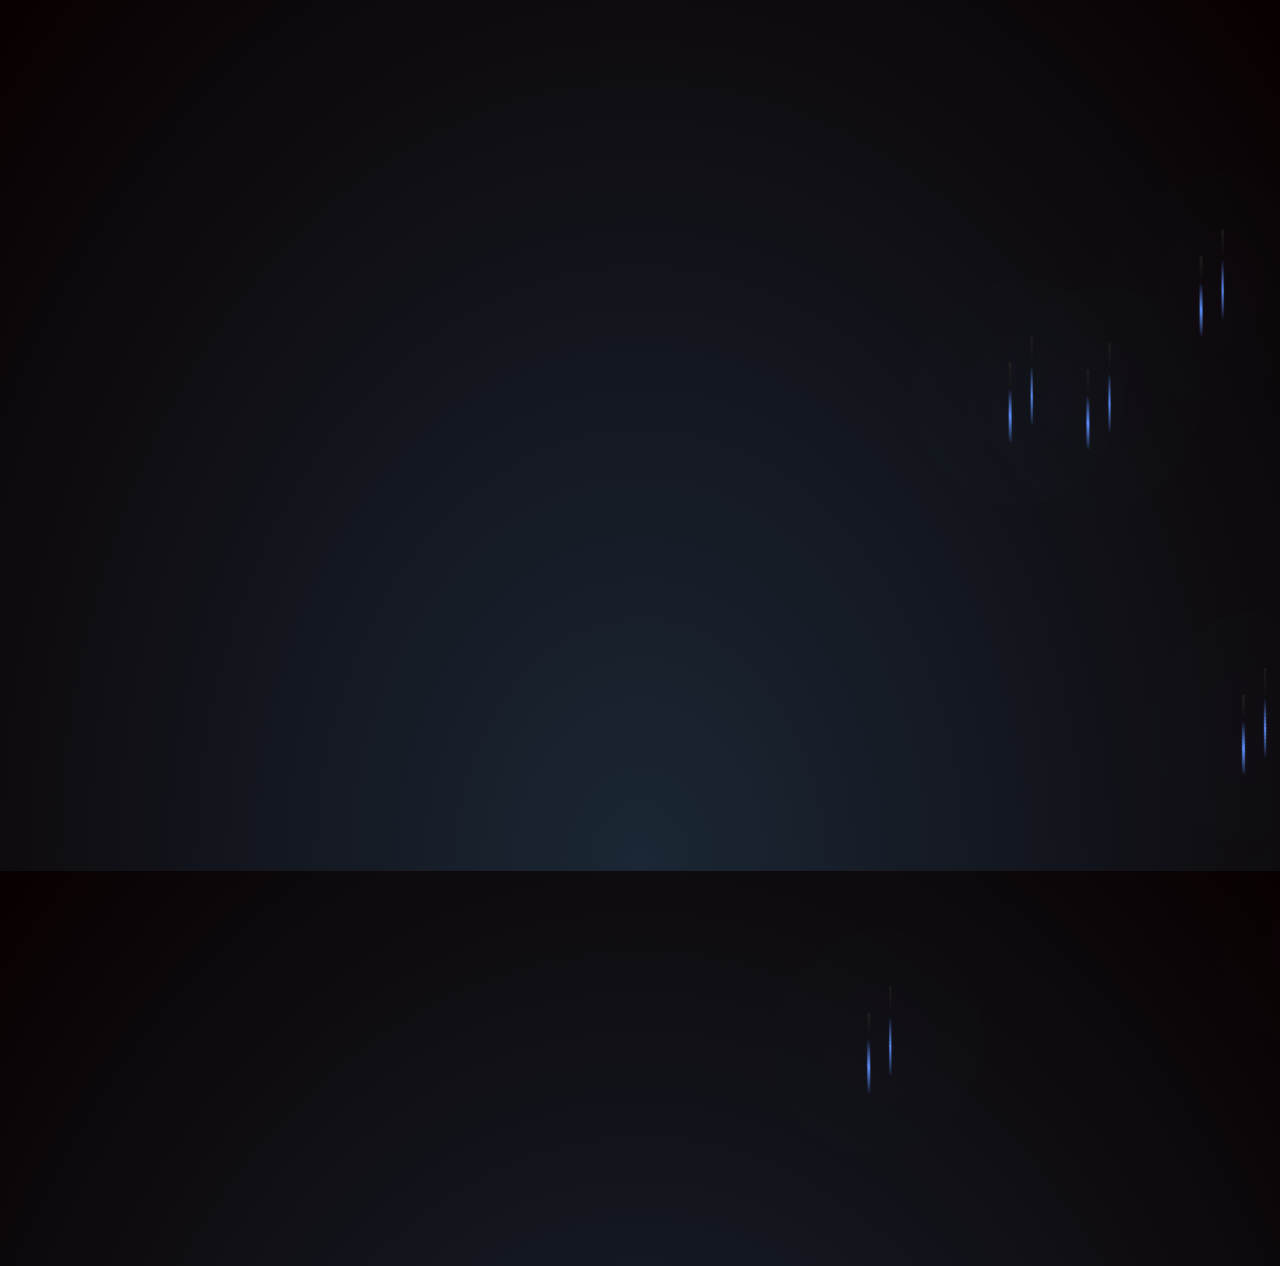
<file: 变色立方体/流星雨.htm>
<!DOCTYPE html>
<html lang="en">
<head>
    <meta charset="UTF-8">
    <meta http-equiv="X-UA-Compatible" content="IE=edge">
    <meta name="viewport" content="width=device-width, initial-scale=1.0">
    <title>Document</title>
    <link rel="stylesheet" href="流星雨.css">
</head>
<body>
    <div class="night">
        <div class="star"></div>
        <div class="star"></div>
        <div class="star"></div>
        <div class="star"></div>
        <div class="star"></div>
        <div class="star"></div>
    </div>
</body>
</html>
</file>
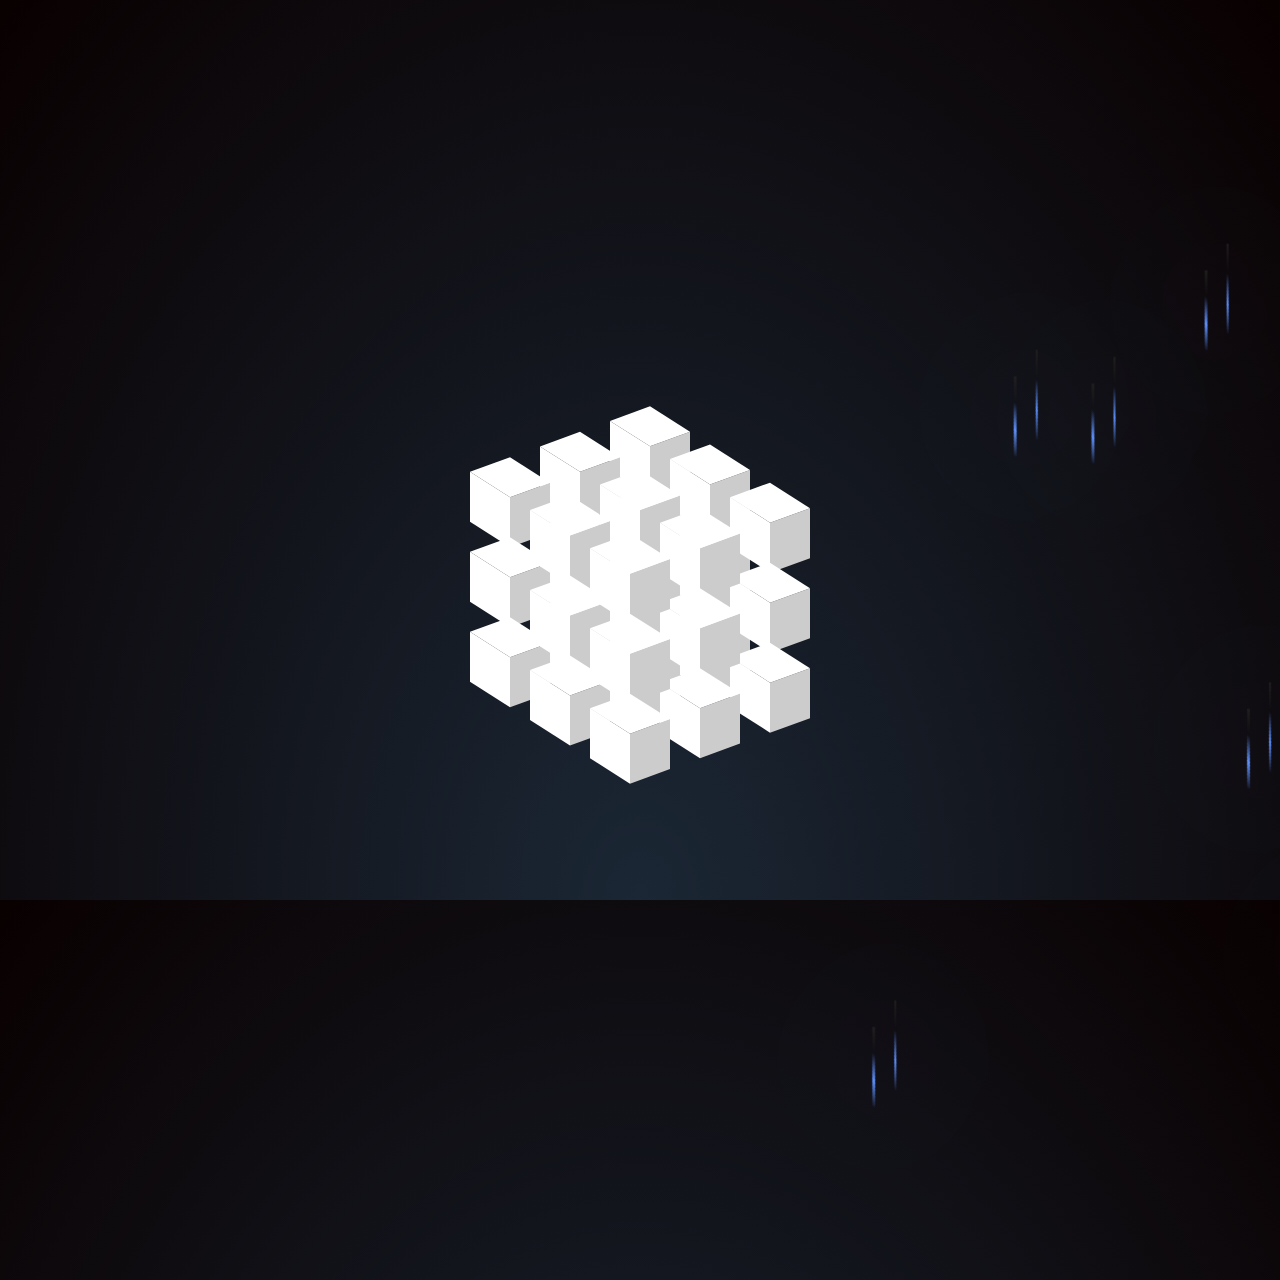
<file: 变色立方体/立方体.html>
<!DOCTYPE html>
<html lang="en">

<head>
    <meta charset="UTF-8">
    <meta http-equiv="X-UA-Compatible" content="IE=edge">
    <meta name="viewport" content="width=device-width, initial-scale=1.0">
    <title>Document</title>
    <link rel="stylesheet" href="立方体.css">
    <link rel="stylesheet" href="流星雨.css">
</head>

<body>
    <div class="night">
        <div class="star"></div>
        <div class="star"></div>
        <div class="star"></div>
        <div class="star"></div>
        <div class="star"></div>
        <div class="star"></div>
    </div>
    <div class="container">
        <div class="cube">
            <div >
                <span class="--i:3;"></span>
                <span class="--i:2;"></span>
                <span class="--i:1;"></span>
            </div>
            <div >
                <span class="--i:3;"></span>
                <span class="--i:2;"></span>
                <span class="--i:1;"></span>
            </div>
            <div >
                <span class="--i:3;"></span>
                <span class="--i:2;"></span>
                <span class="--i:1;"></span>
            </div>
        </div>

        <div class="cube">
            <div >
                <span class="--i:3;"></span>
                <span class="--i:2;"></span>
                <span class="--i:1;"></span>
            </div>
            <div >
                <span class="--i:3;"></span>
                <span class="--i:2;"></span>
                <span class="--i:1;"></span>
            </div>
            <div >
                <span class="--i:3;"></span>
                <span class="--i:2;"></span>
                <span class="--i:1;"></span>
            </div>
        </div>
        
        <div class="cube">
            <div >
                <span class="--i:3;"></span>
                <span class="--i:2;"></span>
                <span class="--i:1;"></span>
            </div>
            <div >
                <span class="--i:3;"></span>
                <span class="--i:2;"></span>
                <span class="--i:1;"></span>
            </div>
            <div >
                <span class="--i:3;"></span>
                <span class="--i:2;"></span>
                <span class="--i:1;"></span>
            </div>
        </div>
    </div>
</body>

</html>
</file>
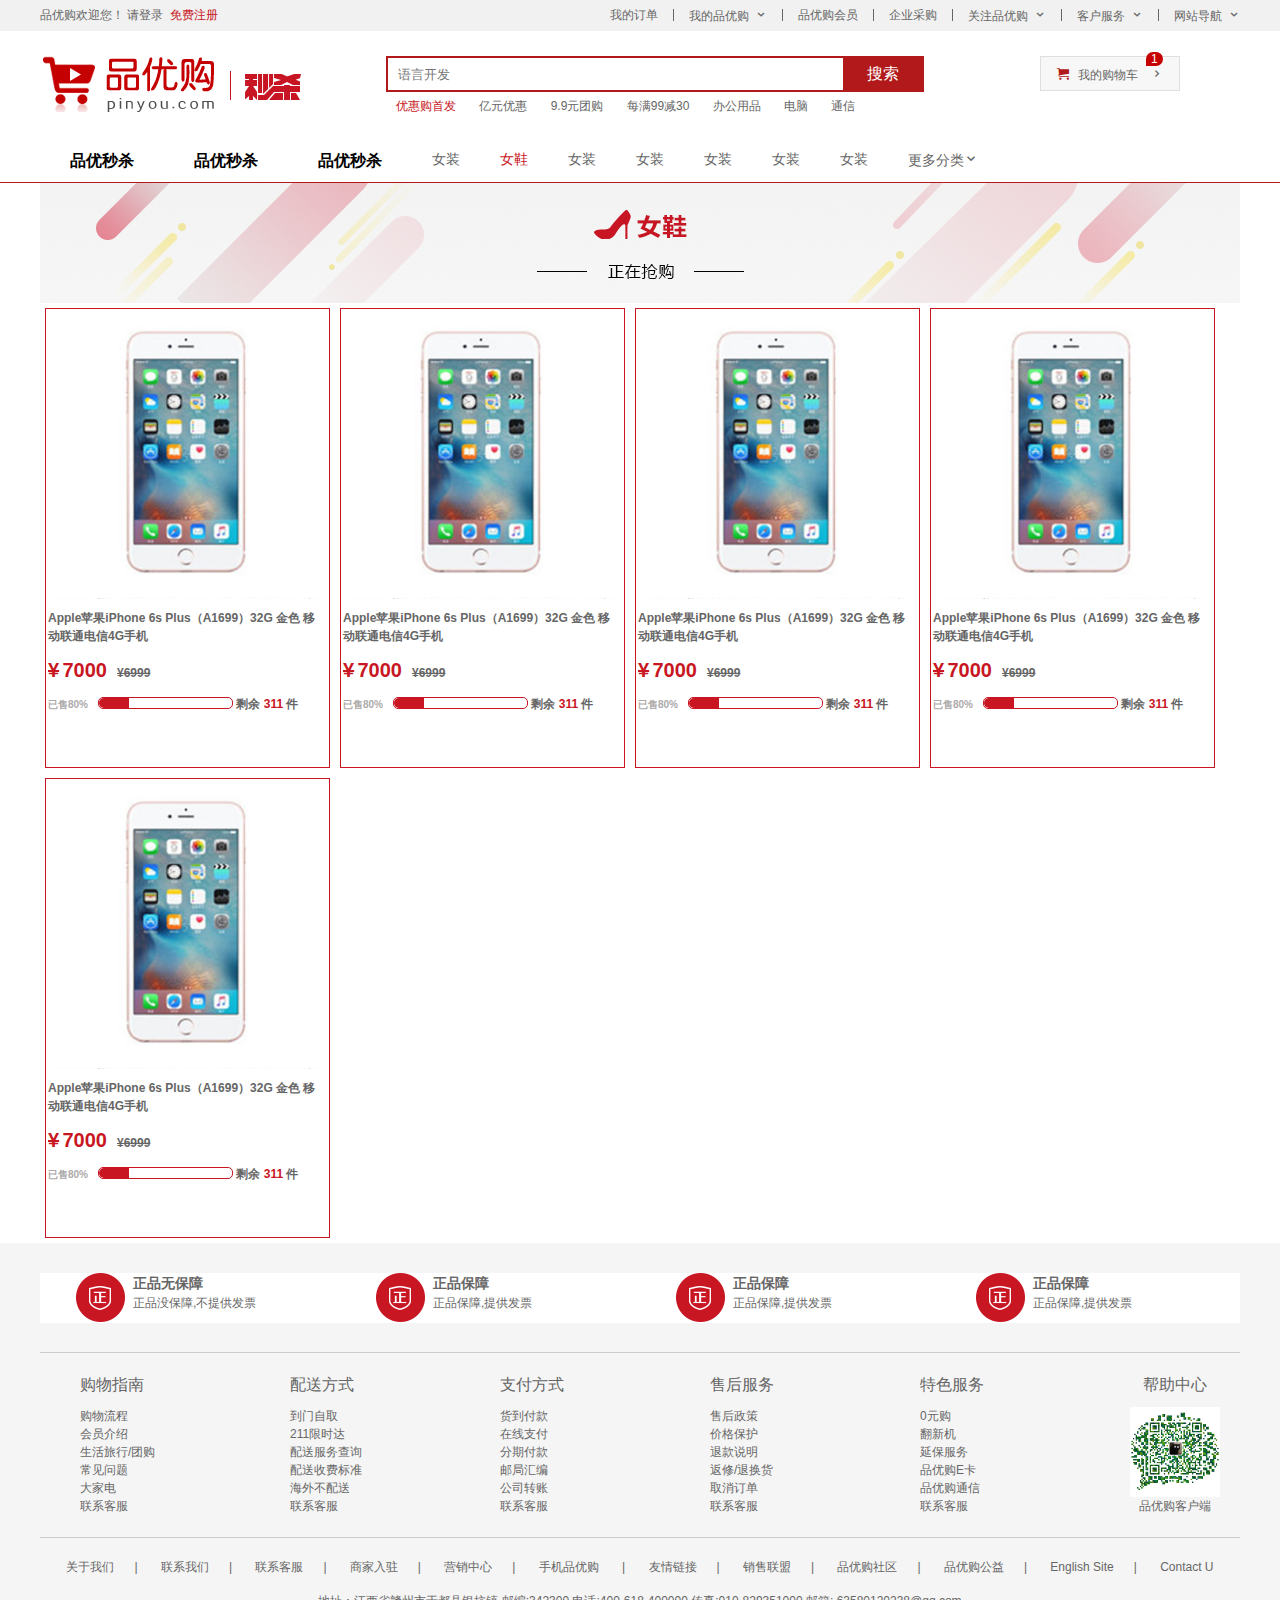
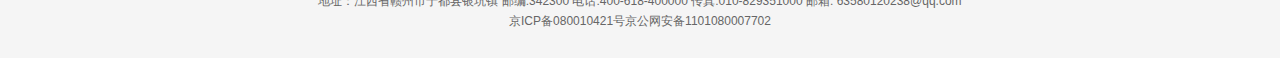
<file: 品优购/list.html>
<!DOCTYPE html>
<html lang="en">

<head>
    <meta charset="UTF-8">
    <meta http-equiv="X-UA-Compatible" content="IE=edge">
    <meta name="viewport" content="width=device-width, initial-scale=1.0">
    <title>列表页-综合网购首选-正品低价、品质保障、配送及时、轻松购物</title>
    <!-- 网站说明 -->
    <meta name="description" content="品优购商城-综合网购首选-正品低价、品质保证、配送及时、轻松购物！" />
    <!-- 关键字 -->
    <meta name="keywords" content="品优购商城-综合网购首选-手机、电视、笔记本！" />

    <!-- 引入favicon图标 -->
    <link rel="shortcut icon" href="favicon.ico" />
    <!-- 引入初始化样式 -->
    <link rel="stylesheet" href="css/base.css">
    <!-- 引入公共样式 -->
    <link rel="stylesheet" href="css/common.css">
    <!-- 引入列表页的css文件 -->
    <link rel="stylesheet" href="css/list.css">
</head>

<body>
    <!-- 快捷导航模块 start -->
    <div class="shortcut">
        <div class="w">
            <div class="fl">
                <ul>
                    <li>品优购欢迎您！&nbsp;</li>
                    <li>
                        <a href="#">请登录</a>&nbsp;
                        <a href="register.html" class="style_red">免费注册</a>
                    </li>
                </ul>
            </div>
            <div class="fr">
                <ul>
                    <li>我的订单</li>
                    <li></li>
                    <li class="arrow-icon">我的品优购</li>
                    <li></li>
                    <li>品优购会员</li>
                    <li></li>
                    <li>企业采购</li>
                    <li></li>
                    <li class="arrow-icon">关注品优购</li>
                    <li></li>
                    <li class="arrow-icon">客户服务</li>
                    <li></li>
                    <li class="arrow-icon">网站导航</li>
                </ul>
            </div>
        </div>
    </div>
    <!-- 快捷导航模块 end -->
    <!-- header 头部模块制作 start -->
    <div class="header w">
        <!-- logo模块 -->
        <div class="logo">
            <h1>
                <a href="index.html" title="品优购商城">品优购商城</a>
            </h1>
        </div>
        <!-- 列表页的秒杀模块 -->
        <div class="sk">
            <img src="images/sk.png" alt="">
        </div>
        <div class="search">
            <input type="search" name="" id="" placeholder="语言开发">
            <button>搜索</button>
        </div>
        <!-- hotwords模块制作 -->
        <div class="hotwords">
            <a href="#" class="style_red">优惠购首发</a>
            <a href="#">亿元优惠</a>
            <a href="#">9.9元团购</a>
            <a href="#">每满99减30</a>
            <a href="#">办公用品</a>
            <a href="#">电脑</a>
            <a href="#">通信</a>
        </div>
        <!-- 购物车模块 -->
        <div class="shopcar">
            <a href="#">我的购物车</a>
            <i class="count">1</i>
        </div>
    </div>
    <!-- header 头部模块制作 end -->
    <!-- nav模块制作start -->
    <div class="nav">
        <div class="w">
            <div class="sk_list">
                <ul>
                    <li><a href="#">品优秒杀</a></li>
                    <li><a href="#">品优秒杀</a></li>
                    <li><a href="#">品优秒杀</a></li>
                </ul>
            </div>
            <div class="sk_con">
                <ul>
                    <li><a href="#">女装</a></li>
                    <li><a href="#" class="style_red">女鞋</a></li>
                    <li><a href="#">女装</a></li>
                    <li><a href="#">女装</a></li>
                    <li><a href="#">女装</a></li>
                    <li><a href="#">女装</a></li>
                    <li><a href="#">女装</a></li>

                    <li><a href="#">更多分类</a></li>
                </ul>
            </div>
        </div>
    </div>

    <!-- nav模块制作end -->
    <!-- 列表页主题制作start -->
    <div class="w sk_container ">
        <div class="sk_hd">
            <img src="images/bg_03.png" alt="">
        </div>
        <div class="sk_bd">
            <ul class="clearfix">
                <li>
                    <img src="upload/list.png" alt="">
                    <p>Apple苹果iPhone 6s Plus（A1699）32G 金色 移动联通电信4G手机</p>
                    <p>
                        <i class="style_red">¥</i>
                        <span class="style_red">7000</span> &nbsp;
                        <i>¥6999</i>
                    </p>
                    <p>
                        <span class="dibu">已售80%</span> &nbsp;
                        <i class="yii">
                            <i></i>
                        </i>
                        <span>
                            剩余
                            <span class="style_red">311</span> 件
                        </span>
                    </p>
                </li>
                <li>
                    <img src="upload/list.png" alt="">
                    <p>Apple苹果iPhone 6s Plus（A1699）32G 金色 移动联通电信4G手机</p>
                    <p>
                        <i class="style_red">¥</i>
                        <span class="style_red">7000</span> &nbsp;
                        <i>¥6999</i>
                    </p>
                    <p>
                        <span class="dibu">已售80%</span> &nbsp;
                        <i class="yii">
                            <i></i>
                        </i>
                        <span>
                            剩余
                            <span class="style_red">311</span> 件
                        </span>
                    </p>
                </li>
                <li>
                    <img src="upload/list.png" alt="">
                    <p>Apple苹果iPhone 6s Plus（A1699）32G 金色 移动联通电信4G手机</p>
                    <p>
                        <i class="style_red">¥</i>
                        <span class="style_red">7000</span> &nbsp;
                        <i>¥6999</i>
                    </p>
                    <p>
                        <span class="dibu">已售80%</span> &nbsp;
                        <i class="yii">
                            <i></i>
                        </i>
                        <span>
                            剩余
                            <span class="style_red">311</span> 件
                        </span>
                    </p>
                </li>
                <li>
                    <img src="upload/list.png" alt="">
                    <p>Apple苹果iPhone 6s Plus（A1699）32G 金色 移动联通电信4G手机</p>
                    <p>
                        <i class="style_red">¥</i>
                        <span class="style_red">7000</span> &nbsp;
                        <i>¥6999</i>
                    </p>
                    <p>
                        <span class="dibu">已售80%</span> &nbsp;
                        <i class="yii">
                            <i></i>
                        </i>
                        <span>
                            剩余
                            <span class="style_red">311</span> 件
                        </span>
                    </p>
                </li>
                <li>
                    <img src="upload/list.png" alt="">
                    <p>Apple苹果iPhone 6s Plus（A1699）32G 金色 移动联通电信4G手机</p>
                    <p>
                        <i class="style_red">¥</i>
                        <span class="style_red">7000</span> &nbsp;
                        <i>¥6999</i>
                    </p>
                    <p>
                        <span class="dibu">已售80%</span> &nbsp;
                        <i class="yii">
                            <i></i>
                        </i>
                        <span>
                            剩余
                            <span class="style_red">311</span> 件
                        </span>
                    </p>
                </li>


            </ul>
        </div>
    </div>
    <!-- 列表页主题制作end -->
    <!-- 底部模块制作start -->
    <footer class="footer">
        <div class="w">
            <div class="mod_service">
                <ul>
                    <li>
                        <h5></h5>
                        <div class="service_txt">
                            <h4>正品无保障</h4>
                            <p>正品没保障,不提供发票</p>
                        </div>
                    </li>
                    <li>
                        <h5></h5>
                        <div class="service_txt">
                            <h4>正品保障</h4>
                            <p>正品保障,提供发票</p>
                        </div>
                    </li>
                    <li>
                        <h5></h5>
                        <div class="service_txt">
                            <h4>正品保障</h4>
                            <p>正品保障,提供发票</p>
                        </div>
                    </li>
                    <li>
                        <h5></h5>
                        <div class="service_txt">
                            <h4>正品保障</h4>
                            <p>正品保障,提供发票</p>
                        </div>
                    </li>
                </ul>
            </div>
            <div class="mod_help">
                <dl>
                    <dt>购物指南</dt>
                    <dd><a href="#">购物流程</a></dd>
                    <dd><a href="#">会员介绍</a></dd>
                    <dd><a href="#">生活旅行/团购</a></dd>
                    <dd><a href="#">常见问题</a></dd>
                    <dd><a href="#">大家电</a></dd>
                    <dd><a href="#">联系客服</a></dd>
                </dl>
                <dl>
                    <dt>配送方式</dt>
                    <dd><a href="#">到门自取</a> </dd>
                    <dd><a href="#">211限时达</a> </dd>
                    <dd><a href="#">配送服务查询</a> </dd>
                    <dd><a href="#">配送收费标准</a> </dd>
                    <dd><a href="#">海外不配送</a> </dd>
                    <dd><a href="#">联系客服</a> </dd>
                </dl>
                <dl>
                    <dt>支付方式</dt>
                    <dd><a href="#">货到付款</a> </dd>
                    <dd><a href="#">在线支付</a> </dd>
                    <dd><a href="#">分期付款</a> </dd>
                    <dd><a href="#">邮局汇编</a> </dd>
                    <dd><a href="#">公司转账</a> </dd>
                    <dd><a href="#">联系客服</a> </dd>
                </dl>
                <dl>
                    <dt>售后服务</dt>
                    <dd><a href="#">售后政策</a> </dd>
                    <dd><a href="#">价格保护</a> </dd>
                    <dd><a href="#">退款说明</a> </dd>
                    <dd><a href="#">返修/退换货</a> </dd>
                    <dd><a href="#">取消订单</a> </dd>
                    <dd><a href="#">联系客服</a> </dd>
                </dl>
                <dl>
                    <dt>特色服务</dt>
                    <dd><a href="#">0元购</a> </dd>
                    <dd><a href="#">翻新机</a> </dd>
                    <dd><a href="#">延保服务</a> </dd>
                    <dd><a href="#">品优购E卡</a> </dd>
                    <dd><a href="#">品优购通信</a> </dd>
                    <dd><a href="#">联系客服</a> </dd>
                </dl>
                <dl>
                    <dt>帮助中心</dt>
                    <dd class="bianda">
                        <img src="images/cadb7a3a057f41adb28f26136665a06.jpg" alt=""> 品优购客户端
                    </dd>

            </div>
            <div class="mod_coytight">
                <div class="links">
                    <a href="#">关于我们</a>|
                    <a href="#">联系我们</a>|
                    <a href="#">联系客服</a>|
                    <a href="#">商家入驻</a>|
                    <a href="#">营销中心</a>|
                    <a href="#">手机品优购 </a>|
                    <a href="#">友情链接</a>|
                    <a href="#">销售联盟</a>|
                    <a href="#">品优购社区</a>|
                    <a href="#"> 品优购公益</a>|
                    <a href="#">English Site</a>|
                    <a href="#">Contact U</a>

                </div>
                <div class="copyright">
                    地址：江西省赣州市于都县银坑镇 邮编:342300 电话:400-618-400000 传真:010-829351000 邮箱: 63580120238@qq.com<br> 京ICP备080010421号京公网安备1101080007702
                </div>
            </div>
        </div>
    </footer>
    <!-- 底部模块制作end -->
</body>

</html>
</file>
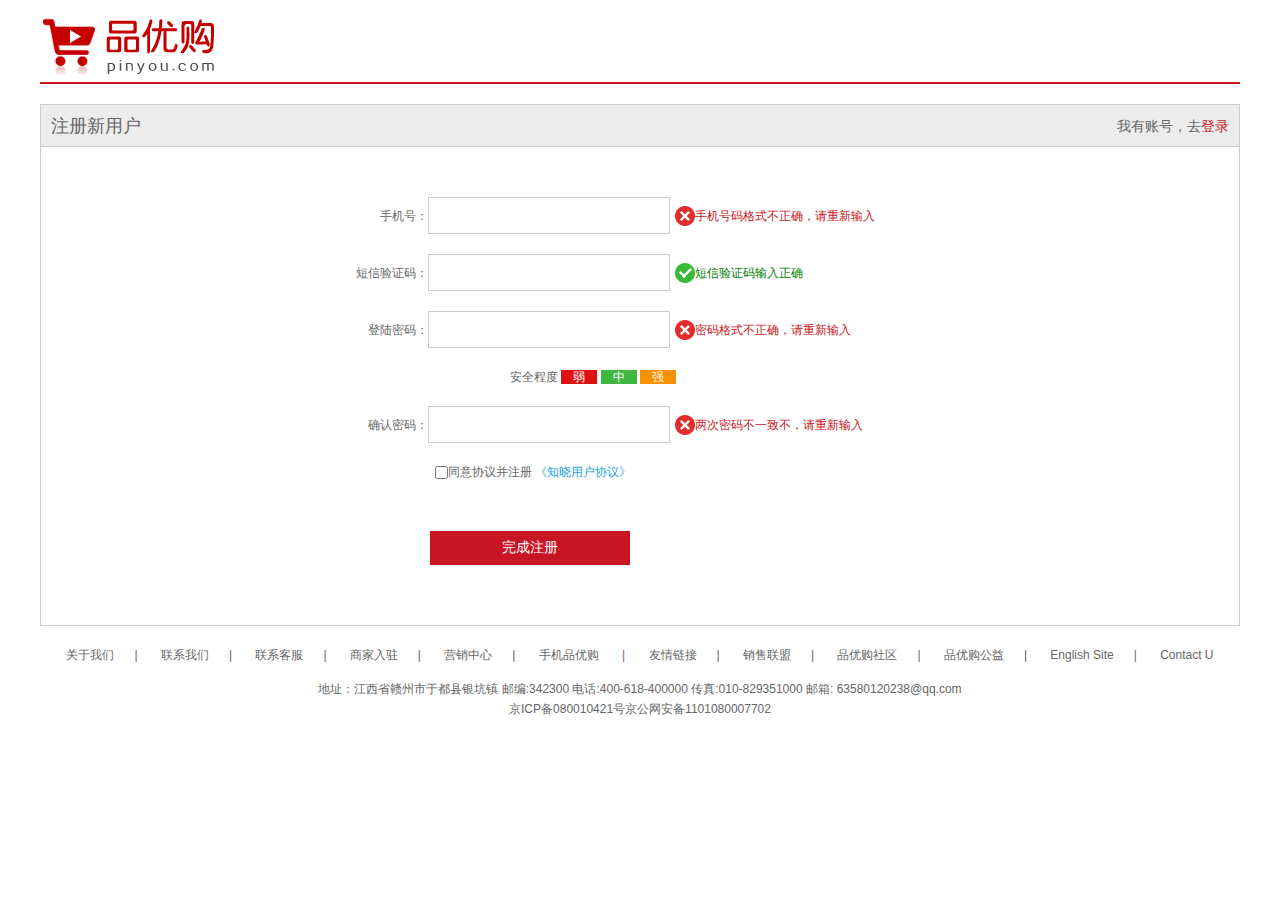
<file: 品优购/register.html>
<!DOCTYPE html>
<html lang="en">

<head>
    <meta charset="UTF-8">
    <meta http-equiv="X-UA-Compatible" content="IE=edge">
    <meta name="viewport" content="width=device-width, initial-scale=1.0">
    <title>个人注册</title>
    <!-- 引入favicon图标 -->
    <link rel="shortcut icon" href="favicon.ico" />
    <!-- 引入初始化样式 -->
    <link rel="stylesheet" href="css/base.css">
    <!-- 引入注册页的css文件 -->
    <link rel="stylesheet" href="css/register.css">
</head>

<body>
    <div class="w">
        <!-- 头部区域 -->
        <header>
            <div class="logo">
                <a href="index.html"><img src="images/logo.png" alt=""></a>
            </div>

        </header>
    </div>
    <!-- 主体区域 -->
    <div class="registerarea w">
        <h3>注册新用户
            <div class="login">我有账号，去<a href="#">登录</a></div>
        </h3>
        <div class="reg_form">
            <form action="">
                <ul>
                    <li><label for="">手机号：</label><input type="text" class="inp"><span class="error"><i
                                class="error_icon"></i>手机号码格式不正确，请重新输入</span></li>
                    <li><label for="">短信验证码：</label><input type="text" class="inp"><span class="success"><i
                                class="success_icon"></i>短信验证码输入正确</span></li>
                    <li><label for="">登陆密码：</label><input type="password" class="inp"><span class="error"><i
                                class="error_icon"></i>密码格式不正确，请重新输入</span></li>
                    <li class="safe">安全程度 <em class="ruo">弱</em> <em class="zhong">中</em> <em class="qiang">强</em></li>
                    <li><label for="">确认密码：</label><input type="password" class="inp"><span class="error"><i
                                class="error_icon"></i>两次密码不一致不，请重新输入</span></li>
                    <li class="agree"><input type="checkbox">同意协议并注册 <a href="#">《知晓用户协议》</a></li>
                    <li><input type="submit" value="完成注册" class="btn"></li>
                </ul>
            </form>
        </div>
    </div>
    <!-- 底部模块制作start -->
    <footer class="footer">
        <div class="w">

            <div class="mod_coytight">
                <div class="links">
                    <a href="#">关于我们</a>|
                    <a href="#">联系我们</a>|
                    <a href="#">联系客服</a>|
                    <a href="#">商家入驻</a>|
                    <a href="#">营销中心</a>|
                    <a href="#">手机品优购 </a>|
                    <a href="#">友情链接</a>|
                    <a href="#">销售联盟</a>|
                    <a href="#">品优购社区</a>|
                    <a href="#"> 品优购公益</a>|
                    <a href="#">English Site</a>|
                    <a href="#">Contact U</a>

                </div>
                <div class="copyright">
                    地址：江西省赣州市于都县银坑镇 邮编:342300 电话:400-618-400000 传真:010-829351000 邮箱: 63580120238@qq.com<br>
                    京ICP备080010421号京公网安备1101080007702
                </div>
            </div>
        </div>
    </footer>
    <!-- 底部模块制作end -->
</body>

</html>
</file>
<file: 京东百分比布局/css/index.css>
body {
    width: 100%;
    min-width: 320px;
    max-width: 1080px;
    margin: 0 auto;
    background: #fff;
    font-size: 14px;
    font-family: -apple-system, Helvetica, sans-serif;
    line-height: 1.5;
}

a {
    color: #666;
    text-decoration: none;
}

/*点击高亮我们需要清除清除 设置为transparent完成透明*/
* {
    -webkit-tap-highlight-color:transparent;
    -webkit-appearance:none;
}
/*在移动端浏览器默认的外观在ios上加上这个属性才能给按钮和输入框自定义样式*/
/*禁用长按页面时的弹出菜单*/
img,
a {
    -webkit-touch-callout: none;
}

ul {
    margin: 0;
    padding: 0;
    list-style: none;
}

img {
    vertical-align: middle;
}

.app {
    height: 45px;
}

.app ul li {
    float: left;
    height: 45px;
    background-color: #333;
    text-align: center;
    line-height: 45px;
    color: #fff;
}

.app ul li:nth-child(1) {
    width: 8%;
}

.app ul li:nth-child(1) img {
    width: 10px;
}

.app ul li:nth-child(2) {
    width: 10%;
}

.app ul li:nth-child(2) img {
    width: 30px;
    vertical-align: middle;
}

.app ul li:nth-child(3) {
    width: 57%;
}

.app ul li:nth-child(4) {
    width: 25%;
    background-color: #f63515;
}

/* 搜索 */
.search-wrap {
    position: fixed;
    height: 44px;
    overflow: hidden;
    width: 100%;
    min-width: 320px;
    max-width: 1080px;
}

.search-btn {
    position: absolute;
    top: 0;
    left: 0;
    width: 40px;
    height: 44px;
}

.search-btn::before {
    content: "";
    display: block;
    width: 20px;
    height: 18px;
    background: url(../img/下载.png);
    background-size: 20px 18px;
    margin-top: 14px;
    margin-left: 15px;
}

.search-login {
    position: absolute;
    right: 0;
    top: 0;
    width: 40px;
    height: 44px;
    color: #fff;
    line-height: 44px;
}

.search {
    position: relative;
    height: 30px;
    background-color: #fff;
    margin: 0 50px;
    border-radius: 25px;
    margin-top: 7px;
}

.jd-icon {
    position: absolute;
    top: 8px;
    left: 13px;
    width: 20px;
    height: 15px;
    background: url(../img/jd1.png);
    background-size: 20px 15px;
}

.jd-icon::after {
    content: "";
    position: absolute;
    right: -10px;
    top: 0;
    display: block;
    width: 2px;
    height: 15px;
    background-color: #ccc;
}

.sou {
    position: absolute;
    top: 8px;
    left: 50px;
    width: 18px;
    height: 15px;
    background: url(../img/jd-sprites.png) no-repeat -81px 0;
    background-size: 200px;
}

.slider img {
    width: 100%;
}

.baner {
    border-radius: 10px 10px 0 0;
    overflow: hidden;
}

.baner div {
    width: 33.33%;
    float: left;
}

.baner div img {
    width: 100%;
}

nav {
    margin-top: 10px;
}

nav a {
    float: left;
    width: 20%;
    text-align: center;
}

nav a img {
    width: 40px;
    margin: 10px 0;
}

nav a span {
    display: block;
}

.new {
    margin-top: 200px;
}

.new img {
    width: 100%;
}

.new a {
    float: left;
    box-sizing: border-box;
}

.new a:nth-child(1) {
    width: 50%;
}

.new a:nth-child(n+2) {
    width: 25%;
    border: 1px solid #ccc;
}
</file>
<file: 品优购/css/base.css>
/* 把我们所有标签的内外边距清零 */
* {
    margin: 0;
    padding: 0;
    /* css3盒子模型 */
    box-sizing: border-box;
}

/* em 和 i 斜体的文字不倾斜 */
em,
i {
    font-style: normal
}

/* 去掉li 的小圆点 */
li {
    list-style: none
}

img {
    /* border 0 照顾低版本浏览器 如果 图片外面包含了链接会有边框的问题 */
    border: 0;
    /* 取消图片底侧有空白缝隙的问题 */
    vertical-align: middle
}

button {
    /* 当我们鼠标经过button 按钮的时候，鼠标变成小手 */
    cursor: pointer
}

a {
    color: #666;
    text-decoration: none
}

a:hover {
    color: #c81623
}

button,
input {
    /* "\5B8B\4F53" 就是宋体的意思 这样浏览器兼容性比较好 */
    font-family: Microsoft YaHei, Heiti SC, tahoma, arial, Hiragino Sans GB, "\5B8B\4F53", sans-serif;
        /* 默认有灰色边框要手动去掉 */
        border: 0;
    outline: none;
}

body {
    /* CSS3 抗锯齿形 让文字显示的更加清晰 */
    -webkit-font-smoothing: antialiased;
    background-color: #fff;
    font: 12px/1.5 Microsoft YaHei, Heiti SC, tahoma, arial, Hiragino Sans GB, "\5B8B\4F53", sans-serif;
    color: #666
}

.hide,
.none {
    display: none
}

/* 清除浮动 */
.clearfix:after {
    visibility: hidden;
    clear: both;
    display: block;
    content: ".";
    height: 0
}

.clearfix {
    *zoom: 1
}
</file>
<file: 品优购/css/common.css>
@font-face {
    font-family: 'icomoon';
    src: url('../fonts/icomoon.eot?tomleg');
    src: url('../fonts/icomoon.eot?tomleg#iefix') format('embedded-opentype'),
        url('../fonts/icomoon.ttf?tomleg') format('truetype'),
        url('../fonts/icomoon.woff?tomleg') format('woff'),
        url('../fonts/icomoon.svg?tomleg#icomoon') format('svg');
    font-weight: normal;
    font-style: normal;
    font-display: block;
}

/* 版心 */
.w {
    width: 1200px;
    margin: 0 auto;
}

.style_red {
    color: #c81623;
}

/* 快捷导航模块 */
.shortcut {
    height: 31px;
    line-height: 31px;
    background-color: #f1f1f1;
}

.fl {
    float: left;
}

.fr {
    float: right;
}

.shortcut ul li {
    float: left;
}

.shortcut .fr ul li:nth-child(2n) {
    width: 1px;
    height: 12px;
    background-color: #666;
    margin: 9px 15px 0;
}

.arrow-icon::after {
    content: "\e91e";
    font-family: 'icomoon';
    margin-left: 6px;
}

/* header 头部制作 */
.header {
    position: relative;
    height: 105px;

}

.logo {
    position: absolute;
    top: 25px;
    width: 175px;
    height: 56px;

}

.logo a {
    display: block;
    width: 175px;
    height: 56px;
    font-size: 0;
    background: url(../images/logo.png) no-repeat;
}

.search {
    position: absolute;
    left: 346px;
    top: 25px;
    width: 538px;
    height: 36px;
    border: 2px solid #b1191a;
}

.search input {
    float: left;
    width: 455px;
    height: 32px;
    padding-left: 10px;
}

.search button {
    float: right;
    width: 79px;
    height: 32px;
    color: #fff;
    font-size: 16px;
    background-color: #b1191a;
}

.hotwords {
    position: absolute;
    top: 66px;
    left: 346px;

}

.hotwords a {
    margin: 0 10px;
}

.shopcar {
    position: absolute;
    top: 25px;
    right: 60px;
    width: 140px;
    height: 35px;
    line-height: 35px;
    text-align: center;
    border: 1px solid #dfdfdf;
    background-color: #f7f7f7;
}

.shopcar::before {
    content: '\e93a';
    font-family: 'icomoon';
    color: #b1191a;
    margin-right: 5px;
}

.shopcar::after {
    content: '\e920';
    font-family: 'icomoon';
    margin-left: 10px;
}

.count {
    position: absolute;
    top: -5px;
    left: 105px;
    height: 14px;
    line-height: 14px;
    color: #fff;
    background-color: #c60002;
    padding: 0 5px;
    border-radius: 7px 7px 7px 0;

}

.nav {
    height: 47px;
    border-bottom: 1px solid #b1191a;
}

.nav .dropdown {
    width: 210px;
    height: 46px;
    background-color: #b1191a;
    float: left;
}

.nav .navtiems {
    float: left;
}

.dropdown .dt {
    width: 100%;
    height: 100%;
    color: #fff;
    text-align: center;
    line-height: 45px;
    font-size: 16px;
}

.dropdown .dd {
    /* display: none; */
    width: 210px;
    height: 465px;
    background-color: #c81623;
    margin-top: 2px;
}

.dropdown .dd ul li {
    position: relative;
    height: 31px;
    line-height: 31px;
    margin-left: 2px;
    padding-left: 10px;
}

.dropdown .dd ul li:hover {
    background-color: #fff;
}

.dropdown .dd ul li::after {
    position: absolute;
    top: 1px;
    right: 10px;
    content: '\e920';
    font-family: 'icomoon';
    color: #fff;

}

.dropdown .dd ul li a {
    font-size: 14px;
    color: #fff;
}

.dropdown .dd ul li:hover a {
    color: #c81623;
}

.navtiems ul li {
    float: left;
}

.navtiems ul li a {
    display: block;
    height: 45px;
    line-height: 45px;
    font-size: 16px;
    padding: 0 25px;
}

/* 底部模块制作 */
.footer {
    height: 415px;
    background-color: #f5f5f5;
    padding-top: 30px;
}
.mod_service {
    height: 80px;
    border-bottom: 1px solid #ccc;
}
.mod_service ul li {
    float: left;
    width: 300px;
    height: 50px;
    background-color: #fff;
    padding-left: 35px;
}
.mod_service ul li h5 {
    float: left;
    width: 50px;
    height: 50px;
    background: url(../images/icons.png) no-repeat -252px -3px;
    margin-right: 8px;
}
.service_txt h4 {
    font-size: 14px;
}
.service_txt p{
    font-size: 12px;
}
.mod_help{
    height: 185px;
    border-bottom: 1px solid #ccc;
    padding-top: 20px;
    padding-left: 40px;
}
.mod_help dl {
    float: left;
    width: 210px;
}
.mod_help dl dt {
font-size: 16px;
margin-bottom: 10px;
}
.mod_help dl dd img {
    width: 90px;
    height: 90px;
    transition: all 0.5s;
}
.mod_help dl:last-child {
    width: 90px;
    text-align: center;
}
.mod_coytight {
    text-align: center;
    padding-top: 20px;
}

.links  {
    margin-bottom: 15px;
}
.copyright {
    line-height: 20px;
}
.links a {
    
margin: 0 20px;
}
</file>
<file: 品优购/css/index.css>
.main {
    position: relative;
    width: 980px;
    height: 455px;

    margin-left: 220px;
    margin-top: 10px;
}
.arrow-l,
.arrow-r {
    position: absolute;
    top: 50%;
    margin-top: -15px;
    width: 20px;
    height: 30px;
    background: rgba(0, 0, 0, .3);
    text-align: center;
    line-height: 30px;
    color: #fff;
    text-decoration: none;
    display: none;
    z-index: 3;
}
.arrow-l {
    left: 0;
    border-top-right-radius: 15px;
    border-bottom-right-radius: 15px;
}

.arrow-r {
    right: 13px;
    margin-right: -15px;
    border-top-left-radius: 15px;
    border-bottom-left-radius: 15px;
}

.focus {
    position: relative;
    float: left;
    width: 721px;
    height: 455px;
   overflow: hidden;
}
.focus ul  {
    position: absolute;
    width: 600%;
}
.focus ul li {
    float: left;
}
.circle {
    position: absolute;
    bottom: 10px;
    left: 50px;
}

.circle li {
    float: left;
    width: 10px;
    height: 10px;
    /*background-color: #fff;*/
    border: 2px solid rgba(255, 255, 255, 0.5);
    margin: 0 3px;
    border-radius: 50%;
    /*鼠标经过显示小手*/
    cursor: pointer;
}

.current {
    background-color: #fff;
}
.newflash {
    float: right;
    width: 250px;
    height: 455px;

}

.new {
    height: 165px;
    border: 1px solid #e4e4e4;
}

.news_hd {
    height: 33px;
    border-bottom: 1px dotted #e4e4e4;
    line-height: 33px;
    padding: 0 15px;
}

.news_hd h5 {
    float: left;
    font-size: 14px;
}

.news_hd .more {
    float: right;
}

.news_hd .more::after {
    content: '\e920';
    font-family: 'icomoon';
}

.news_bd {
    padding: 5px 15px 0;
}

.news_bd ul li {
    height: 24px;
    line-height: 24px;
    overflow: hidden;
    white-space: nowrap;
    text-overflow: ellipsis;
}

.lifeservice {
    height: 209px;
    border: 1px solid #e4e4e4;
    border-top: 0;
    overflow: hidden;
}

.lifeservice ul {
    width: 252px;
}

.lifeservice ul li {
    float: left;
    width: 63px;
    height: 71px;
    border-right: 1px solid #e4e4e4;
    border-bottom: 1px solid #e4e4e4;
    text-align: center;
}

.lifeservice ul li i {
    display: inline-block;
    width: 24px;
    height: 28px;
    margin-top: 12px;
    background: url(../images/icons.png) no-repeat -19px -15px;

}

.bargain {
    margin-top: 5px;
}

/* 推荐模块 */
.recom {
    height: 163px;
    background-color: #ebebeb;
    margin-top: 12px;
}

.recom_hd {
    float: left;
    height: 163px;
    width: 206px;
    background-color: #5c5251;
    padding-top: 30px;
    text-align: center;
}

.recom_hd p {
    font-size: 16px;
    color: #fff;
}

.recom_bd {
    float: left;
}

.recom_bd li {
    position: relative;
    float: left;
}

.recom_bd li img {
    width: 248px;
    height: 163px;
}

.recom_bd li:nth-child(-n+3)::after {
    position: absolute;
    right: 0;
    top: 10px;
    content: '';
    width: 1px;
    height: 145px;
    background-color: #ddd;
}

/* 猜你喜欢mokuai */
.hn {
    height: 36px;
    margin-top: 20px;
}

.huant {
    float: left;
    height: 36px;
}

.huant h2 {
    font-weight: 400;
}

.huanw {
    float: right;
}
.hd {
    height: 231px;
    text-align: center;
    border: 1px solid #ddd;
}
.hd ul li  {
    position: relative;
    float: left;
    width: 196px;
}
.hd ul li .qian {
font-size: 18px;
color: red;
}
.hd ul li:nth-child(-n+5)::after {
    position: absolute;
    right: 0;
    top: 15px;
    content: '';
    width: 1px;
    height: 195px;
    background-color: #ddd;
}
/* 家用电器模块 */
.box_hd {
    height: 30px;
    border-bottom: 2px solid #c81623;
}
.box_hd h3 {
    float: left;
    font-size: 18px;
    color: #c81623;
    font-weight: 400;
}
.box_hd .tab_list {
    float: right;
    line-height: 30px;
}
.box_hd .tab_list ul li {
    float: left;
}
.box_hd .tab_list ul li a {
    margin: 0 15px;
}
.floor .w {
    margin-top: 30px;
}
.box_bd {
    height: 361px;

}
.tab_list_item>div {
    float: left;
    height: 361px;
}
.col_210 {
    width: 210px;
    text-align: center;
    background-color: #f9f9f9;
}
.col_210 ul {
    margin-left: 12px;
}
.col_210 ul li {
    float: left;
    width: 85px;
    height: 34px;
    border-bottom: 1px solid #ccc;
    margin-right: 10px;
    text-align: center;
    line-height: 34px;
}
.col_329 {
    width: 329px;
}
.col_221 {
    width: 221px;
    border-right: 1px solid #ccc;
}
.col_219 {
    width: 219px;
}
.bb {
    /* 一般情况下，a如果包含有宽度的盒子，a需要转换为块级元素。 */
    display: block;
    border-bottom: 1px solid #ccc;
}
</file>
<file: 苏宁flexble布局/css/index.css>
body {
    min-width: 320px;
    max-width: 750px;
    width: 10rem;
    margin: 0 auto;
    line-height: 1.5;
    font-family: Arial, Helvetica, sans-serif;
    background-color: #F2F2F2;
}

a {
    text-decoration: none;
    font-size: .3333rem;
}

/* 如果屏幕超过750px，则按750px显示 */
@media screen and (min-width:750px) {
    html {
        font-size: 75px !important;
    }
}

.search-content {
    display: flex;
    position: fixed;
    left: 50%;
    top: 0;
    transform: translate(-50%);
    width: 10rem;
    height: 1.1733rem;
    background-color: #ffc001;
}

.classify {
    width: .5867rem;
    height: .9333rem;
    margin: .1467rem .3333rem .1333rem;
    background: url(../images/移动web开发-rem布局案例素材/classify.png) no-repeat;
    background-size: .5867rem .9333rem;
}

.search {
    flex: 1;
}

.login {
    width: 1rem;
    height: .9333rem;
    margin: .1333rem;
    color: #fff;
    text-align: center;
    line-height: .9333rem;
}

.search input {
    width: 100%;
    height: .88rem;
    outline: none;
    border: 0;
    font-size: .3333rem;
    border-radius: .4rem;
    margin-top: .1333rem;
    color: #757575;
    padding-left: .7333rem;
}
.banner {
    width: 10rem;
    height: 4.9067rem;
  }
  .banner img {
    width: 100%;
  }
  .ad {
    display: flex;
  }
  .ad a {
    flex: 1;
  }
  .ad a img {
    width: 100%;
  }
  nav a {
    float: left;
    width: 2rem;
    height: 1.8667rem;
    text-align: center;
  }
  nav a img {
    display: block;
    width: 1.0933rem;
    height: 1.0933rem;
    margin: .1333rem auto -0.1333rem;
  }
  nav a span {
    font-size: .3333rem;
    color: #333;
  }
</file>
<file: 苏宁rem布局/css/index.css>
html {
  font-size: 50px;
}
a {
  text-decoration: none;
}
@media screen and (min-width: 320px) {
  html {
    font-size: 21.33333333px;
  }
}
@media screen and (min-width: 360px) {
  html {
    font-size: 24px;
  }
}
@media screen and (min-width: 375px) {
  html {
    font-size: 25px;
  }
}
@media screen and (min-width: 384px) {
  html {
    font-size: 25.6px;
  }
}
@media screen and (min-width: 400px) {
  html {
    font-size: 25.6px;
  }
}
@media screen and (min-width: 424px) {
  html {
    font-size: 28.26666667px;
  }
}
@media screen and (min-width: 480px) {
  html {
    font-size: 32px;
  }
}
@media screen and (min-width: 540px) {
  html {
    font-size: 36px;
  }
}
@media screen and (min-width: 720px) {
  html {
    font-size: 48px;
  }
}
@media screen and (min-width: 750px) {
  html {
    font-size: 50px;
  }
}
body {
  min-width: 320px;
  width: 15rem;
  margin: 0 auto;
  line-height: 1.5;
  font-family: Arial, Helvetica, sans-serif;
  background-color: #F2F2F2;
}
.search-cont {
  position: fixed;
  top: 0;
  left: 50%;
  display: flex;
  transform: translate(-50%);
  width: 15rem;
  height: 1.76rem;
  background-color: #ffc001;
}
.search-cont .classify {
  width: 0.88rem;
  background: url(../images/移动web开发-rem布局案例素材/classify.png) no-repeat;
  background-size: 0.88rem 1.4rem;
  margin: 0.22rem 0.5rem 0.14rem 0.48rem;
}
.search-cont .search {
  flex: 1;
}
.search-cont .search input {
  width: 100%;
  outline: none;
  height: 1.32rem;
  border-radius: 0.66rem;
  border: 0px;
  background-color: #fff2cc;
  margin-top: 0.22rem;
  padding-left: 1.1rem;
  font-size: 0.5rem;
  color: #757575;
}
.search-cont .login {
  width: 1.5rem;
  height: 1.4rem;
  margin: 0.2rem;
  font-size: 0.5rem;
  text-align: center;
  color: #fff;
  line-height: 1.4rem;
}
.banner {
  width: 15rem;
  height: 7.36rem;
}
.banner img {
  width: 100%;
}
.ad {
  display: flex;
}
.ad a {
  flex: 1;
}
.ad a img {
  width: 100%;
}
nav a {
  float: left;
  width: 3rem;
  height: 2.8rem;
  text-align: center;
}
nav a img {
  display: block;
  width: 1.64rem;
  height: 1.64rem;
  margin: 0.2rem auto -0.2rem;
}
nav a span {
  font-size: 0.5rem;
  color: #333;
}
</file>
<file: 阿里bootstrap/css/index.css>
ul {
    list-style-type: none;
    margin: 0;
    padding: 0;
}

a {
    color: #666;
    text-decoration: none;
}

body {
    background-color: #f5f5f5;
}

.container {
    background-color: #fff;
}

a:hover {
    text-decoration: none;
}

/* 修改container的最大宽度为1280根据设计稿来走 */
@media screen and (min-width: 1280px) {
    .container {
        width: 1280px;
    }
}

header {
    padding-left: 0 !important;
}

.logo {
    background-color: aqua;
}

.logo img {
    display: block;
    /* width: 100%; */
    max-width: 100%;
    margin: 0 auto;
}

.logo span {
    display: block;
    height: 50px;
    color: #fff;
    line-height: 50px;
    font-size: 18px;
    text-align: center;
}

/* 进入超小屏幕下 logo里面的图片就隐藏起来 */
.nav {
    background-color: #eee;
    border-bottom: #ccc;
}

.nav a {
    display: block;
    height: 50px;
    line-height: 50px;
    font-size: 16px;
    padding-left: 30px;
}

.nav a:hover {
    background-color: #fff;
    color: #333;
}

.nav a::before {
    vertical-align: middle;
    padding-right: 5px;
}

/* 当我们进入 小屏幕 还有 超小屏幕的时候 我们nav里面的li 浮动起来 并且宽度变为20% */
@media screen and (max-width:991px) {
    .nav li {
        float: left;
        width: 20%;
    }

    article {
        margin-top: 10px;
    }
}


@media screen and (max-width:767px) {
    .nav li a {
        font-size: 14px;
        padding-left: 3px;
    }

    .news li:nth-child(1) {
        width: 100% !important;
    }

    .news li {
        width: 50% !important;
    }

    .publish h3 {
        font-size: 14px;
    }
}

.news li {
    float: left;
    width: 25%;
    height: 128px;
    padding-right: 10px;
    margin-bottom: 10px;
}

.news a {
    position: relative;
    display: block;
    width: 100%;
    height: 100%;
}

.news li a img {
    width: 100%;
    height: 100%;
}

.news li:nth-child(1) {
    width: 50%;
    height: 266px;
}

/* 当我们处于超小屏幕 第一个li宽度变为100% */
.news li:nth-child(1) p {
    line-height: 41px;
    font-size: 20px;
    padding: 0 10px;
}

.news li a p {
    position: absolute;
    bottom: 0;
    left: 0;
    width: 100%;
    height: 41px;
    padding: 5px 10px;
    background: rgba(0, 0, 0, .5);
    font-size: 12px;
    color: #fff;
    margin-bottom: 0;
}

.publish {
    border-top: 1px solid #ccc;
}

.publish .row {
    border-bottom: 1px solid #ccc;
}

.pic {
    margin-top: 10px;
}

.pic img {
    width: 100%;
    height: 100%;
}

.banner img {
    width: 100%;
    height: 100%;
}

.hot {
    display: block;
    margin-top: 10px;
    padding: 0 20px 20px;
    border: 1px solid #ccc;
}

.hot span {
    border-radius: 0;
    margin-bottom: 10px;
}
</file>
<file: 变色立方体/流星雨.css>
body {
    display: flex;
    justify-content: center;
    align-items: center;
    height: 95vh;
    overflow: hidden;
    background: radial-gradient(ellipse at bottom, #1b2735 0% , #090000 100%);
  /* background: #090000; */
}

.night {
    position: relative;
    left: 30%;
    right: 30%;
    transform: rotateZ(45deg);
}

.star {
    position: absolute;
    left: 20%;
    top: 20%;
    height: 2px;
    width: 200px;
    background: linear-gradient(-450deg #5f91ff, rgba(0, 0, 255, 0));
    filter: drop-shadow(0 0 60px #699bff);
    border-radius: 1000px;
    animation: tail 3000ms ease-in-out infinite, shooting 3000ms ease-in-out;
}

.star::before {
    content: '';
    position: absolute;
    top: calc(50% - 10px);
    right: 0;
    height: 3px;
    width: 80px;
    background: linear-gradient(-45deg, rgba(0, 0, 255, 0), #5f91ff, rgba(0, 0, 255, 0),#211f1e);
    transform: translateX(50%) rotateZ(45deg);
    animation: shining 3000ms ease-in-out infinite;
}

.star::after {
    content: '';
    position: absolute;
    top: calc(50% - 40px);
    right: 0;
    height: 2px;
    width: 90px;
    background: linear-gradient(-45deg, rgba(0, 0, 255, 0), #5f91ff, rgba(0, 0, 255, 0), #211f1e);
    transform: translateX(50%) rotateZ(45deg);
}

@keyframes shooting {
    0% {
        transform: translateX(0);
    }

    100% {
        transform: translateX(300px);
    }
}

@keyframes tail {
    0% {
        width: 0;
    }

    30% {
        width: 100px;
    }

    100% {
        width: 0;
    }
}

@keyframes shining {
    0% {
        width: 0;
    }

    50% {
        width: 20px;
    }

    100% {
        width: 0;
    }
}

.star:nth-child(1) {
    top: calc(50% - 10px);
    left: calc(50% - 230px);
    animation: 4321ms;
}

.star:nth-child(1)::before,
.star:nth-child(1)::after {
    animation-delay: 4321ms;
}

.star:nth-child(2) {
    top: calc(50% - 60px);
    left: calc(50% - 170px);
    animation: 700ms;
}

.star:nth-child(2)::before,
.star:nth-child(2)::after {
    animation-delay: 700ms;
}
.star:nth-child(3) {
    top: calc(50% + 60px);
    left: calc(50% + 170px);
    animation: 100ms;
}

.star:nth-child(3)::before,
.star:nth-child(3)::after {
    animation-delay: 100ms;
}
.star:nth-child(4) {
    top: calc(50% + 160px);
    left: calc(50% + 370px);
    animation: 100ms;
}

.star:nth-child(4)::before,
.star:nth-child(4)::after {
    animation-delay: 6000ms;
}
.star:nth-child(5) {
    top: calc(50% + 550px);
    left: calc(50% + 130px);
    animation: 1330ms;
}

.star:nth-child(5)::before,
.star:nth-child(5)::after {
    animation-delay: 1330ms;
}
.star:nth-child(6) {
    top: calc(50% - 220px);
    left: calc(50% - 170px);
    animation: 2300ms;
}

.star:nth-child(6)::before,
.star:nth-child(6)::after {
    animation-delay: 2300ms;
}
</file>
<file: 变色立方体/立方体.css>
* {
    margin: 0;
    padding: 0;
    box-sizing: border-box;
}
body {
    display: flex;
    justify-content: center;
    align-items: center;
    min-height: 100vh;
    /* background-color: #6d506b; */
}
.container {
    position: relative;
    top: 60px;
    transform: skewY(-20deg);
    animation: animate 5s linear infinite;
}
@keyframes animate {
    0% {
        filter: hue-rotate(0deg);
    }
    100% {
        filter: hue-rotate(360deg);
    }
}
.container .cube {
    z-index: 2;
    position: relative;
}
.container .cube:nth-child(2) {
    z-index: 1;
    translate: -60px -60px;
}
.container .cube:nth-child(3) {
    z-index: 3;
    translate: 60px 60px;
}
.container .cube div:first-child {
    --x:-1;
    --y:0;
}
.container .cube div:nth-child(2) {
    --x:0;
    --y:0;
}
.container .cube div:last-child {
    --x:1;
    --y:0;
}
.container .cube div {
    position: absolute;
    display: flex;
    flex-direction: column;
    gap: 30px;
    translate: calc(-70px * var(--x)) calc(-60px * var(--y));
}
.container .cube div span {
    position: relative;
    display: inline-block;
    width: 40px;
    height: 50px;
    background: #ccc;
    z-index: calc(1 * var(--1));
    transition: 1.5s;
}
.container .cube span:hover {
    transition: 0s;
    background: orange;
    filter: drop-shadow(0 0 30px orange);
}
.container .cube div span::before {
    content: '';
    position: absolute;
    left: -40px;
    width: 40px;
    height: 100%;
    background: #fff;
    transform-origin: right;
    transform: skewY(45deg);
    transition: 1.5s;
}
.container .cube div span:hover::before {
    transition: 0s;
    background: rgb(220, 155, 35);
    /* filter: drop-shadow(0 0 30px orange); */
}
.container .cube div span::after {
    content: '';
    position: absolute;
    top: -40px;
    left: 0px;
    width: 40px;
    height: 40px;
    background: #fff;
    transform-origin: bottom;
    transform: skewX(45deg);
    transition: 1.5s;
}
.container .cube div span:hover::after {
    transition: 0s;
    background: rgb(243, 164, 18);
}
</file>
<file: 品优购/css/list.css>
/* 列表页专有的css */

.nav {
    overflow: hidden;
}

.sk {
    position: absolute;
    left: 190px;
    top: 40px;
    border-left: 1px solid #c81523;
    padding: 3px 0 0 14px;
}

.sk_list {
    float: left;
}

.sk_list ul li {
    float: left;
}

.sk_list ul li a {
    display: block;
    line-height: 49px;
    padding: 0 30px;
    font-size: 16px;
    font-weight: 700;
    color: #000;
}

.sk_con {
    float: left;
}

.sk_con ul li {
    float: left;
}

.sk_con ul li {
    display: block;
    line-height: 47px;
    padding: 0 20px;
    font-size: 14px;
}

.sk_con ul li:last-child a::after {
    content: '\e91e';
    font-family: 'icomoon';
}

.sk_bd ul li {
    float: left;
    width: 285px;
    height: 460px;
    padding: 2px;
    border: 1px solid #c81523;
    margin: 5px;
}

.sk_bd ul li img {
    width: 280px;
    transition: all 0.5s;
}
.sk_bd ul li img:hover {
    transform: translateY(-8px);
}

.sk_bd ul li p {
    margin-top: 10px;
    font-weight: 700;
}

.sk_bd ul li p>.style_red {
    font-size: 18px;
}

.sk_bd ul li p>.style_red {
    font-size: 20px;
}

.sk_bd ul li p i {
    text-decoration: line-through;
}

.sk_bd ul li p .dibu {
    font-size: 10px;
    color: rgb(173, 170, 170);
    font-weight: 700;
}

.sk_bd ul li p .yii {
    display: inline-block;
    width: 135px;
    height: 12px;
    line-height: 10px;
    border: 1px solid #c81623;
    border-radius: 5px;
}

.sk_bd ul li p .yii>i {
    display: inline-block;
    width: 30px;
    height: 10px;
    background-color: #c81623;
    border-radius: 5px 0 0 5px;
}

.clearfix:after {
    visibility: hidden;
    clear: both;
    display: block;
    content: ".";
    height: 0;
}

.bianda:hover img {
transform: scale(1.5,1.5);
}
</file>
<file: 品优购/css/register.css>
.w {
    width: 1200px;
    margin: 0 auto;
}

header {
    height: 84px;
    border-bottom: 2px solid #c81523;
}

.logo {
    padding-top: 18px;
}

.registerarea {
    height: 522px;
    border: 1px solid #ccc;
    margin-top: 20px;
}

.registerarea h3 {
    height: 42px;
    border-bottom: 1px solid #ccc;
    background-color: #ececec;
    line-height: 42px;
    padding: 0 10px;
    font-size: 18px;
    font-weight: 400;
}

.registerarea h3 .login {
    float: right;
    font-size: 14px;
}

.login a {
    color: #c81523;
}

.reg_form {
    width: 600px;
    /* background-color: pink; */
    margin: 50px auto 0;
}
.reg_form ul li {
    margin-bottom: 20px;
}
.reg_form ul li label {
    display: inline-block;
    width: 88px;
    text-align: right;
}

.reg_form ul li .inp {
    width: 242px;
    height: 37px;
    border: 1px solid #ccc;
}

.reg_form ul li .error {
    color: #c81523;
}

.error_icon,
.success_icon {
    display: inline-block;
    vertical-align: middle;
    width: 20px;
    height: 20px;
    margin-top: -2px;
    margin-left: 5px;
}

.error_icon {
    background: url(../images/error.png) no-repeat;
}

.success {
    color: green;
}

.success_icon {
    background: url(../images/success.png) no-repeat;
}
.safe {
    padding-left: 170px;
}
.safe em {
    padding: 0 12px;
    color: #fff;
}
.ruo{
background-color: #de1111;
}
.zhong {
background-color: #40b83f;
}
.qiang{
background-color: #f79100;
}
.agree {
    margin-left: 95px;
}
.agree input{
vertical-align: middle;
}
.agree a {
    color: #1ba1e5;
}
.btn {
    width: 200px;
    height: 34px;
    background-color: #c81523;
    color: #fff;
    font-size: 14px;
    margin-left: 90px;
    margin-top: 30px;
}
.mod_coytight {
    text-align: center;
    padding-top: 20px;
}

.links  {

    margin-bottom: 15px;
}
.copyright {
    line-height: 20px;
}
.links a {
    
margin: 0 20px;
}
</file>
